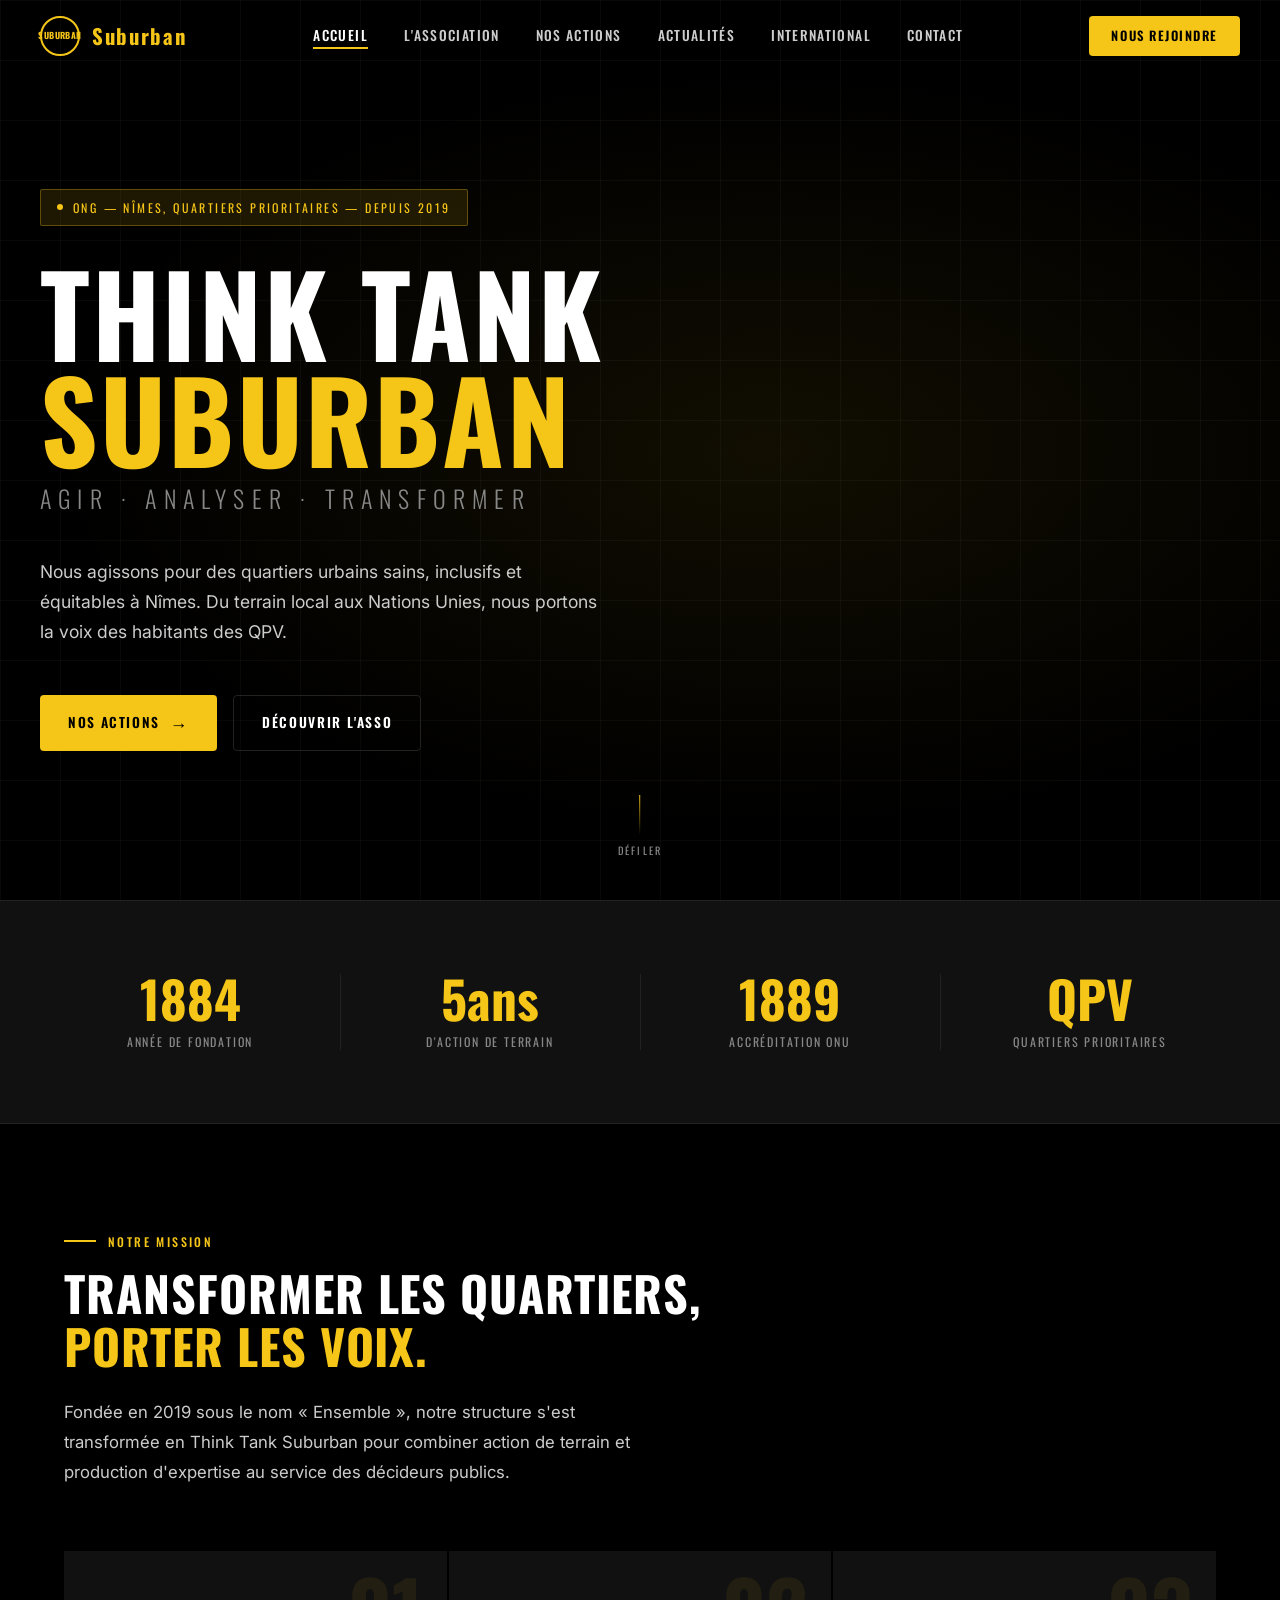
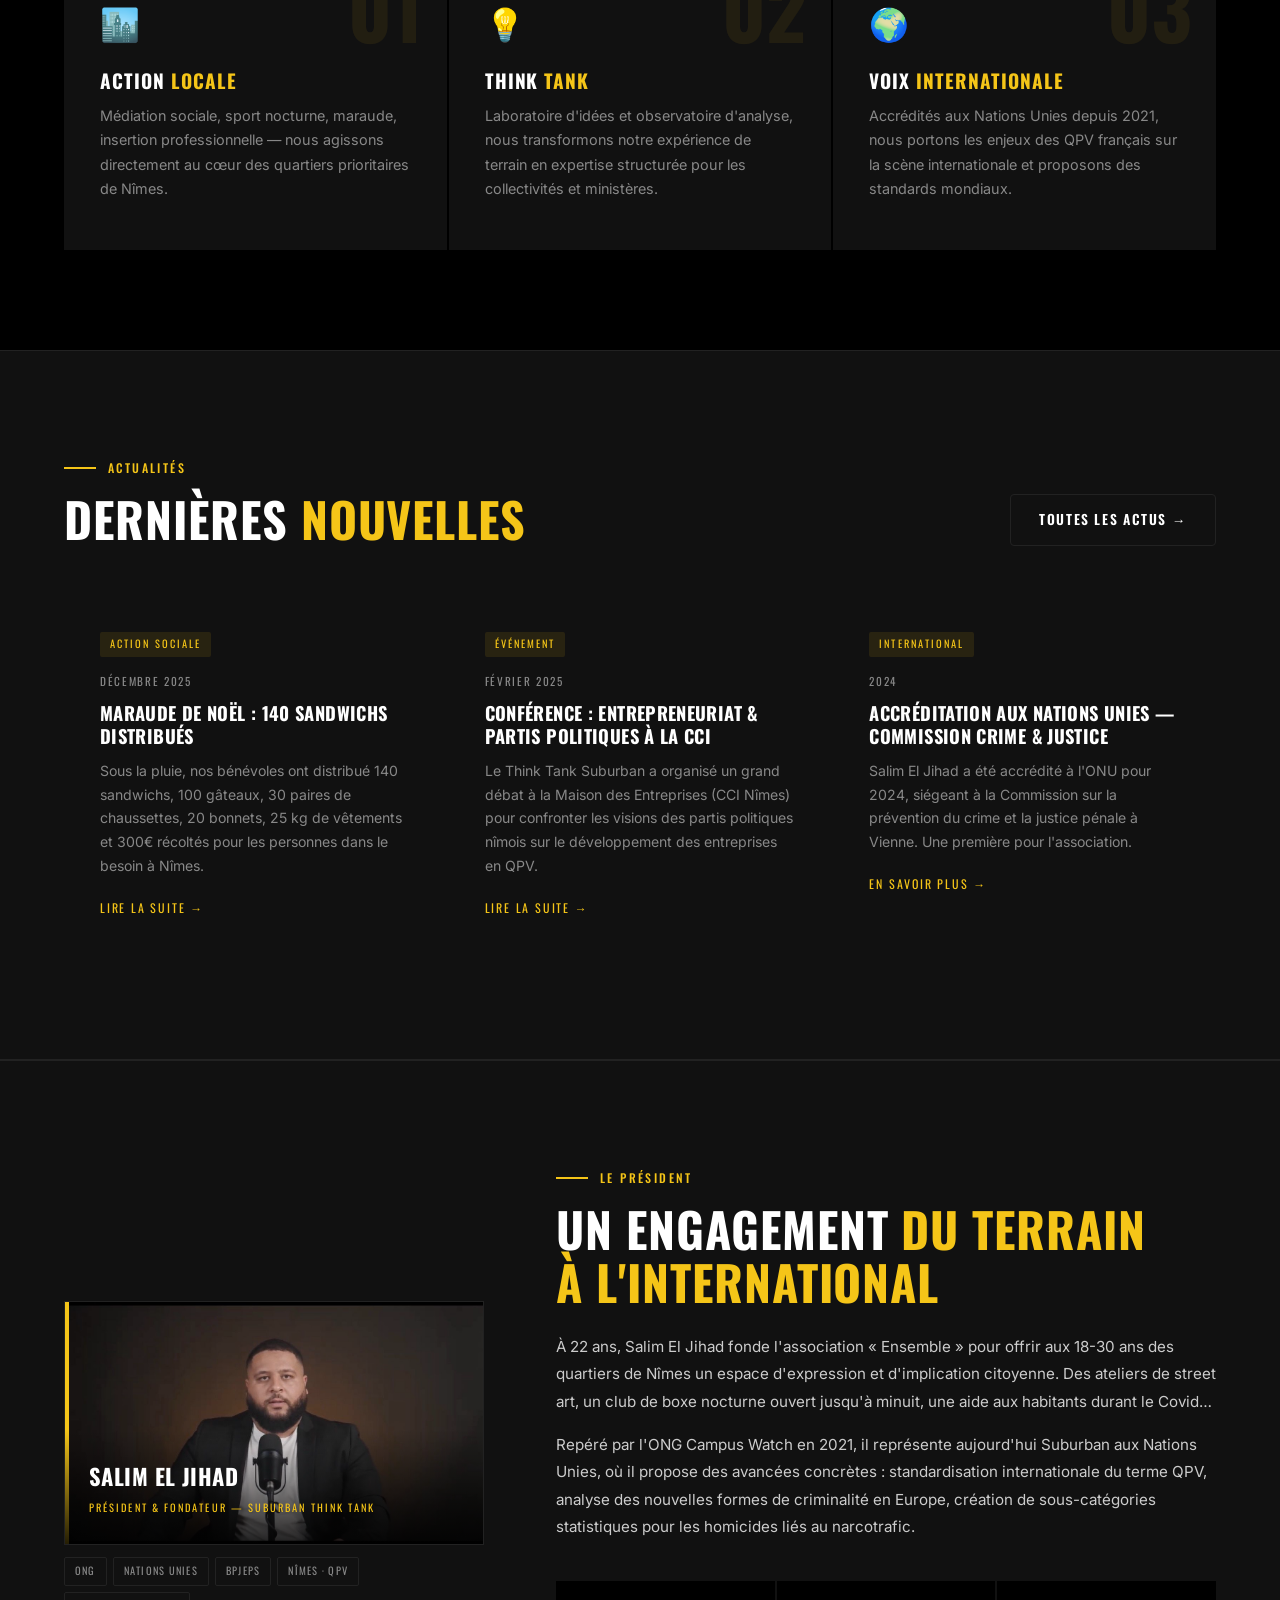
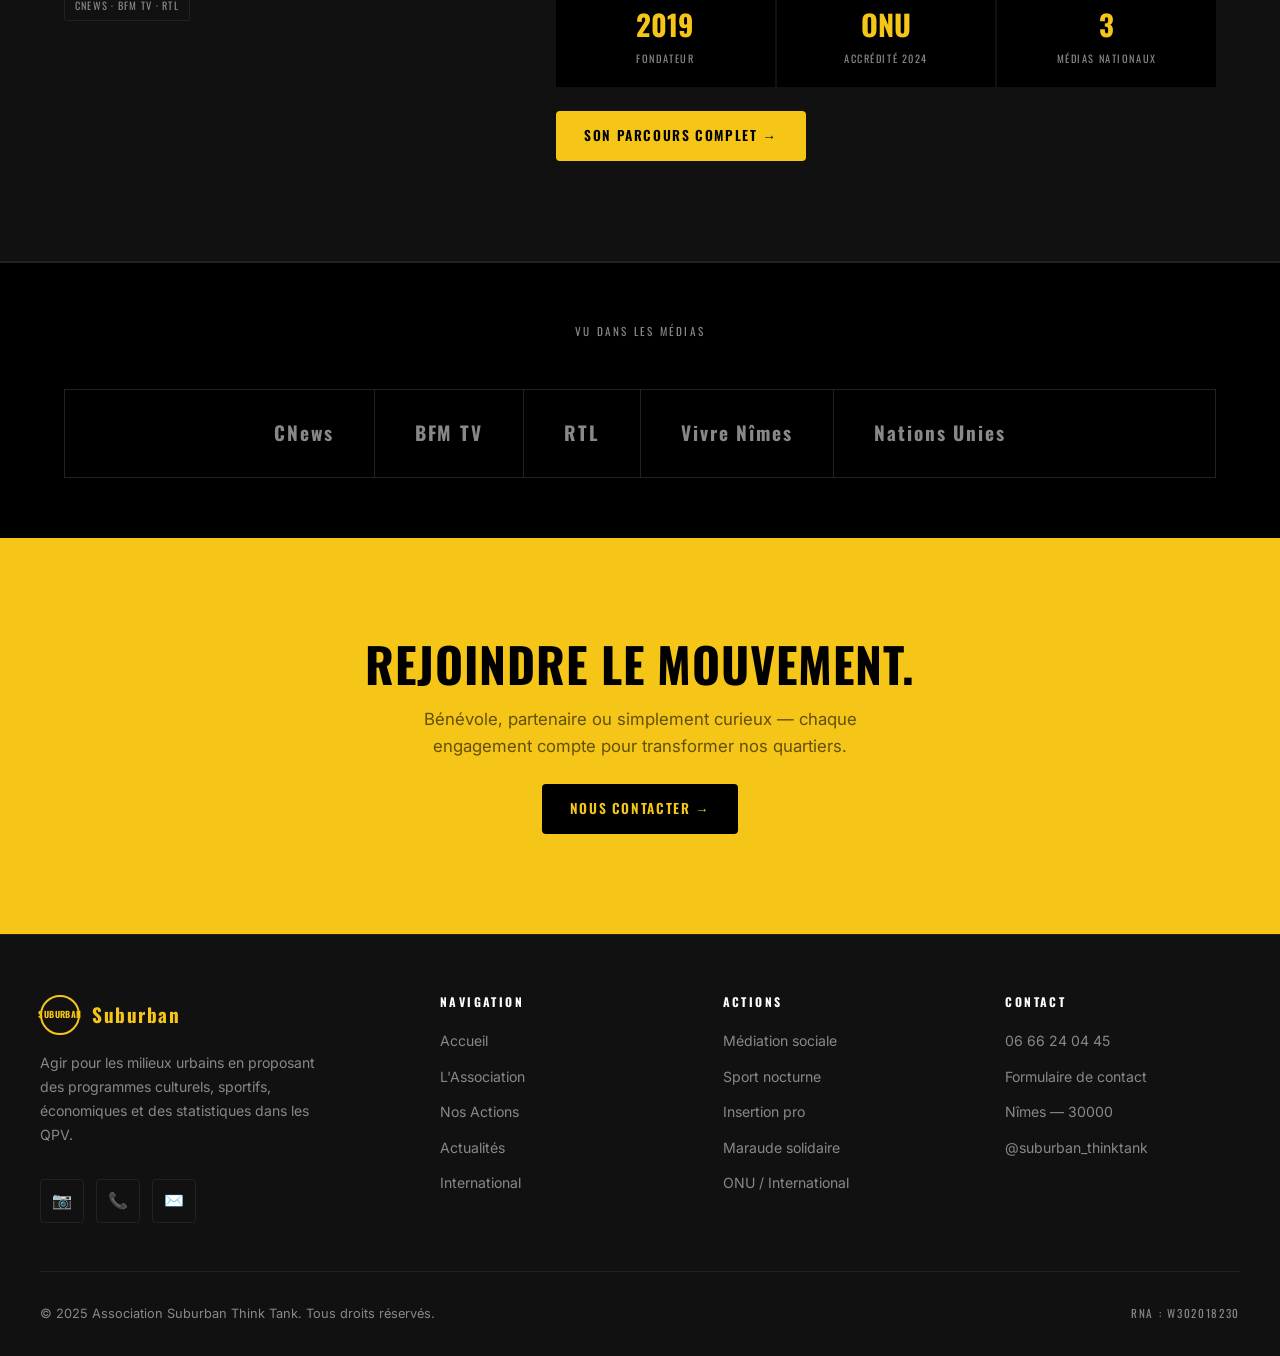
<file: index.html>
<!DOCTYPE html>
<html lang="fr">
<head>
  <meta charset="UTF-8" />
  <meta name="viewport" content="width=device-width, initial-scale=1.0" />
  <title>Suburban Think Tank — Agir pour les quartiers prioritaires</title>
  <meta name="description" content="Association Suburban Think Tank — ONG basée à Nîmes, agissant pour des quartiers urbains sains, inclusifs et équitables depuis 2019." />
  <link rel="stylesheet" href="css/style.css" />
</head>
<body>

<!-- ── NAVBAR ── -->
<nav class="navbar">
  <div class="navbar__inner">
    <a href="index.html" class="navbar__logo">
      <div class="navbar__logo-icon">SUBURBAN</div>
      <span>Sub<span>urban</span></span>
    </a>
    <ul class="navbar__nav">
      <li><a href="index.html" class="active">Accueil</a></li>
      <li><a href="pages/association.html">L'Association</a></li>
      <li><a href="pages/actions.html">Nos Actions</a></li>
      <li><a href="pages/actualites.html">Actualités</a></li>
      <li><a href="pages/international.html">International</a></li>
      <li><a href="pages/contact.html">Contact</a></li>
    </ul>
    <a href="pages/contact.html" class="navbar__cta">Nous rejoindre</a>
    <div class="navbar__burger" id="burger">
      <span></span><span></span><span></span>
    </div>
  </div>
</nav>
<div class="navbar__mobile" id="mobileMenu">
  <a href="index.html">Accueil</a>
  <a href="pages/association.html">L'Association</a>
  <a href="pages/actions.html">Nos Actions</a>
  <a href="pages/actualites.html">Actualités</a>
  <a href="pages/international.html">International</a>
  <a href="pages/contact.html">Contact</a>
  <a href="pages/contact.html" class="cta-mobile">Nous rejoindre</a>
</div>

<!-- ── HERO ── -->
<section class="hero">
  <div class="hero__grid"></div>
  <div class="hero__inner">
    <div class="hero__tag">
      <span class="hero__tag-dot"></span>
      ONG — Nîmes, Quartiers Prioritaires — Depuis 2019
    </div>
    <h1 class="hero__title">
      Think Tank
      <span class="accent">Suburban</span>
    </h1>
    <p class="hero__subtitle-line">Agir · Analyser · Transformer</p>
    <p class="hero__desc">
      Nous agissons pour des quartiers urbains sains, inclusifs et équitables à Nîmes.
      Du terrain local aux Nations Unies, nous portons la voix des habitants des QPV.
    </p>
    <div class="hero__actions">
      <a href="pages/actions.html" class="btn btn--primary">
        Nos actions <span class="btn__arrow">→</span>
      </a>
      <a href="pages/association.html" class="btn btn--outline">
        Découvrir l'asso
      </a>
    </div>
  </div>
  <div class="hero__scroll">
    <div class="hero__scroll-line"></div>
    Défiler
  </div>
</section>

<!-- ── STATS BAR ── -->
<div class="stats-bar">
  <div class="stats-bar__grid">
    <div class="stat-item fade-up">
      <div class="stat-item__number">
        <span data-target="2019" data-suffix="">2019</span>
      </div>
      <div class="stat-item__label">Année de fondation</div>
    </div>
    <div class="stat-item fade-up fade-up-delay-1">
      <div class="stat-item__number">
        <span data-target="6" data-suffix="ans">6ans</span>
      </div>
      <div class="stat-item__label">D'action de terrain</div>
    </div>
    <div class="stat-item fade-up fade-up-delay-2">
      <div class="stat-item__number">
        <span data-target="2024" data-suffix="">2024</span>
      </div>
      <div class="stat-item__label">Accréditation ONU</div>
    </div>
    <div class="stat-item fade-up fade-up-delay-3">
      <div class="stat-item__number">
        <span>QPV</span>
      </div>
      <div class="stat-item__label">Quartiers Prioritaires</div>
    </div>
  </div>
</div>

<!-- ── MISSION ── -->
<section class="section">
  <div class="container">
    <div class="fade-up">
      <span class="section-label">Notre mission</span>
      <h2>Transformer les quartiers,<br /><span class="yellow">porter les voix.</span></h2>
      <p class="mt-24" style="max-width:600px; color:var(--gray-light); font-size:1.05rem; line-height:1.8;">
        Fondée en 2019 sous le nom « Ensemble », notre structure s'est transformée en
        Think Tank Suburban pour combiner action de terrain et production d'expertise
        au service des décideurs publics.
      </p>
    </div>

    <div class="pillars__grid mt-64">
      <div class="pillar fade-up">
        <div class="pillar__number">01</div>
        <div class="pillar__icon">🏙️</div>
        <h3 class="pillar__title">Action <span>Locale</span></h3>
        <p class="pillar__text">
          Médiation sociale, sport nocturne, maraude, insertion professionnelle —
          nous agissons directement au cœur des quartiers prioritaires de Nîmes.
        </p>
      </div>
      <div class="pillar fade-up fade-up-delay-1">
        <div class="pillar__number">02</div>
        <div class="pillar__icon">💡</div>
        <h3 class="pillar__title">Think <span>Tank</span></h3>
        <p class="pillar__text">
          Laboratoire d'idées et observatoire d'analyse, nous transformons notre
          expérience de terrain en expertise structurée pour les collectivités et ministères.
        </p>
      </div>
      <div class="pillar fade-up fade-up-delay-2">
        <div class="pillar__number">03</div>
        <div class="pillar__icon">🌍</div>
        <h3 class="pillar__title">Voix <span>Internationale</span></h3>
        <p class="pillar__text">
          Accrédités aux Nations Unies depuis 2021, nous portons les enjeux des QPV
          français sur la scène internationale et proposons des standards mondiaux.
        </p>
      </div>
    </div>
  </div>
</section>

<!-- ── DERNIÈRES ACTUALITÉS ── -->
<section class="section" style="background: var(--black-card); border-top: 1px solid var(--black-border); border-bottom: 1px solid var(--black-border);">
  <div class="container">
    <div class="fade-up" style="display:flex; justify-content:space-between; align-items:flex-end; flex-wrap:wrap; gap:24px;">
      <div>
        <span class="section-label">Actualités</span>
        <h2>Dernières <span class="yellow">nouvelles</span></h2>
      </div>
      <a href="pages/actualites.html" class="btn btn--outline">Toutes les actus →</a>
    </div>

    <div class="cards-grid mt-48">
      <div class="card fade-up">
        <span class="card__tag">Action sociale</span>
        <div class="card__date">Décembre 2025</div>
        <h3 class="card__title">Maraude de Noël : 140 sandwichs distribués</h3>
        <p class="card__text">
          Sous la pluie, nos bénévoles ont distribué 140 sandwichs, 100 gâteaux,
          30 paires de chaussettes, 20 bonnets, 25 kg de vêtements et 300€ récoltés
          pour les personnes dans le besoin à Nîmes.
        </p>
        <a href="pages/actualites.html" class="card__link">Lire la suite →</a>
      </div>

      <div class="card fade-up fade-up-delay-1">
        <span class="card__tag">Événement</span>
        <div class="card__date">Février 2025</div>
        <h3 class="card__title">Conférence : Entrepreneuriat &amp; Partis politiques à la CCI</h3>
        <p class="card__text">
          Le Think Tank Suburban a organisé un grand débat à la Maison des Entreprises
          (CCI Nîmes) pour confronter les visions des partis politiques nîmois sur
          le développement des entreprises en QPV.
        </p>
        <a href="pages/actualites.html" class="card__link">Lire la suite →</a>
      </div>

      <div class="card fade-up fade-up-delay-2">
        <span class="card__tag">International</span>
        <div class="card__date">2024</div>
        <h3 class="card__title">Accréditation aux Nations Unies — Commission Crime &amp; Justice</h3>
        <p class="card__text">
          Salim El Jihad a été accrédité à l'ONU pour 2024, siégeant à la Commission
          sur la prévention du crime et la justice pénale à Vienne. Une première
          pour l'association.
        </p>
        <a href="pages/international.html" class="card__link">En savoir plus →</a>
      </div>
    </div>
  </div>
</section>

<!-- ── PRÉSIDENT ── -->
<section class="section" style="background:var(--black-card); border-top:1px solid var(--black-border); border-bottom:1px solid var(--black-border);">
  <div class="container">
    <div class="home-president-grid" style="display:grid; grid-template-columns:420px 1fr; gap:72px; align-items:center;">

      <!-- Photo portrait -->
      <div class="fade-up" style="position:relative;">
        <div style="position:relative; overflow:hidden; border:1px solid var(--black-border);">
          <img
            src="assets/images/1767211552839.jpeg"
            alt="Salim El Jihad — Président Suburban Think Tank"
            style="width:100%; display:block; object-fit:cover; object-position:center top; filter:grayscale(15%);"
          />
          <!-- Bande jaune décorative -->
          <div style="position:absolute; top:0; left:0; width:4px; height:100%; background:var(--yellow);"></div>
          <!-- Overlay bas -->
          <div style="position:absolute; bottom:0; left:0; right:0; padding:28px 24px; background:linear-gradient(to top, rgba(0,0,0,0.85) 0%, transparent 100%);">
            <div style="font-family:var(--font-heading); font-size:1.4rem; font-weight:700; text-transform:uppercase; color:var(--white); letter-spacing:0.02em;">Salim El Jihad</div>
            <div style="font-family:var(--font-heading); font-size:0.65rem; letter-spacing:0.2em; text-transform:uppercase; color:var(--yellow); margin-top:6px;">Président &amp; Fondateur — Suburban Think Tank</div>
          </div>
        </div>
        <!-- Tags flottants sous la photo -->
        <div style="display:flex; flex-wrap:wrap; gap:6px; margin-top:12px;">
          <span class="president-card__tag">ONG</span>
          <span class="president-card__tag">Nations Unies</span>
          <span class="president-card__tag">BPJEPS</span>
          <span class="president-card__tag">Nîmes · QPV</span>
          <span class="president-card__tag">CNews · BFM TV · RTL</span>
        </div>
      </div>

      <!-- Texte -->
      <div class="fade-up fade-up-delay-1">
        <span class="section-label">Le Président</span>
        <h2>Un engagement <span class="yellow">du terrain<br />à l'international</span></h2>
        <div class="mt-24" style="color:var(--gray-light); font-size:0.95rem; line-height:1.8;">
          <p>
            À 22 ans, Salim El Jihad fonde l'association « Ensemble » pour offrir aux
            18-30 ans des quartiers de Nîmes un espace d'expression et d'implication
            citoyenne. Des ateliers de street art, un club de boxe nocturne ouvert jusqu'à minuit,
            une aide aux habitants durant le Covid…
          </p>
          <p class="mt-16">
            Repéré par l'ONG Campus Watch en 2021, il représente aujourd'hui Suburban
            aux Nations Unies, où il propose des avancées concrètes : standardisation
            internationale du terme QPV, analyse des nouvelles formes de criminalité
            en Europe, création de sous-catégories statistiques pour les homicides liés
            au narcotrafic.
          </p>
        </div>
        <!-- Stats rapides -->
        <div style="display:grid; grid-template-columns:repeat(3,1fr); gap:2px; margin-top:40px;">
          <div style="background:var(--black); padding:20px; text-align:center;">
            <div style="font-family:var(--font-heading); font-size:1.8rem; font-weight:700; color:var(--yellow);">2019</div>
            <div style="font-family:var(--font-heading); font-size:0.65rem; letter-spacing:0.15em; text-transform:uppercase; color:var(--gray); margin-top:4px;">Fondateur</div>
          </div>
          <div style="background:var(--black); padding:20px; text-align:center;">
            <div style="font-family:var(--font-heading); font-size:1.8rem; font-weight:700; color:var(--yellow);">ONU</div>
            <div style="font-family:var(--font-heading); font-size:0.65rem; letter-spacing:0.15em; text-transform:uppercase; color:var(--gray); margin-top:4px;">Accrédité 2024</div>
          </div>
          <div style="background:var(--black); padding:20px; text-align:center;">
            <div style="font-family:var(--font-heading); font-size:1.8rem; font-weight:700; color:var(--yellow);">3</div>
            <div style="font-family:var(--font-heading); font-size:0.65rem; letter-spacing:0.15em; text-transform:uppercase; color:var(--gray); margin-top:4px;">Médias nationaux</div>
          </div>
        </div>
        <a href="pages/association.html" class="btn btn--primary mt-24">
          Son parcours complet →
        </a>
      </div>

    </div>
  </div>
</section>

<!-- ── PRESSE ── -->
<section class="section--small" style="border-top: 1px solid var(--black-border);">
  <div class="container">
    <p class="text-center fade-up" style="font-family: var(--font-heading); font-size: 0.7rem; letter-spacing: 0.2em; text-transform: uppercase; color: var(--gray); margin-bottom: 0;">Vu dans les médias</p>
    <div class="press-grid fade-up fade-up-delay-1">
      <div class="press-item">CNews</div>
      <div class="press-item">BFM TV</div>
      <div class="press-item">RTL</div>
      <div class="press-item">Vivre Nîmes</div>
      <div class="press-item">Nations Unies</div>
    </div>
  </div>
</section>

<!-- ── CTA CONTACT ── -->
<section class="section" style="background: var(--yellow);">
  <div class="container text-center">
    <h2 style="color: var(--black);">Rejoindre le mouvement.</h2>
    <p class="mt-16" style="color: rgba(0,0,0,0.6); font-size: 1.05rem; max-width: 500px; margin: 16px auto 0;">
      Bénévole, partenaire ou simplement curieux — chaque engagement compte pour transformer nos quartiers.
    </p>
    <div class="mt-24">
      <a href="pages/contact.html" class="btn" style="background:var(--black); color:var(--yellow);">
        Nous contacter →
      </a>
    </div>
  </div>
</section>

<!-- ── FOOTER ── -->
<footer class="footer">
  <div class="footer__inner">
    <div class="footer__brand">
      <div class="navbar__logo" style="margin-bottom:0;">
        <div class="navbar__logo-icon">SUBURBAN</div>
        <span style="font-family:var(--font-heading);font-size:1.2rem;font-weight:700;letter-spacing:0.08em;">Sub<span style="color:var(--yellow);">urban</span></span>
      </div>
      <p>Agir pour les milieux urbains en proposant des programmes culturels, sportifs, économiques et des statistiques dans les QPV.</p>
      <div class="social-links">
        <a href="https://www.instagram.com/suburban_thinktank" target="_blank" rel="noopener" class="social-link" title="Instagram">📷</a>
        <a href="tel:+33666240445" class="social-link" title="Téléphone">📞</a>
        <a href="pages/contact.html" class="social-link" title="Email">✉️</a>
      </div>
    </div>
    <div class="footer__col">
      <h4>Navigation</h4>
      <ul>
        <li><a href="index.html">Accueil</a></li>
        <li><a href="pages/association.html">L'Association</a></li>
        <li><a href="pages/actions.html">Nos Actions</a></li>
        <li><a href="pages/actualites.html">Actualités</a></li>
        <li><a href="pages/international.html">International</a></li>
      </ul>
    </div>
    <div class="footer__col">
      <h4>Actions</h4>
      <ul>
        <li><a href="pages/actions.html#mediation">Médiation sociale</a></li>
        <li><a href="pages/actions.html#sport">Sport nocturne</a></li>
        <li><a href="pages/actions.html#insertion">Insertion pro</a></li>
        <li><a href="pages/actions.html#maraude">Maraude solidaire</a></li>
        <li><a href="pages/international.html">ONU / International</a></li>
      </ul>
    </div>
    <div class="footer__col">
      <h4>Contact</h4>
      <ul>
        <li><a href="tel:+33666240445">06 66 24 04 45</a></li>
        <li><a href="pages/contact.html">Formulaire de contact</a></li>
        <li><a href="#">Nîmes — 30000</a></li>
        <li><a href="https://www.instagram.com/suburban_thinktank" target="_blank" rel="noopener">@suburban_thinktank</a></li>
      </ul>
    </div>
  </div>
  <div class="footer__bottom">
    <p class="footer__copy">© 2025 Association Suburban Think Tank. Tous droits réservés.</p>
    <p class="footer__rna">RNA : W302018230</p>
  </div>
</footer>

<script src="js/main.js"></script>
</body>
</html>
</file>
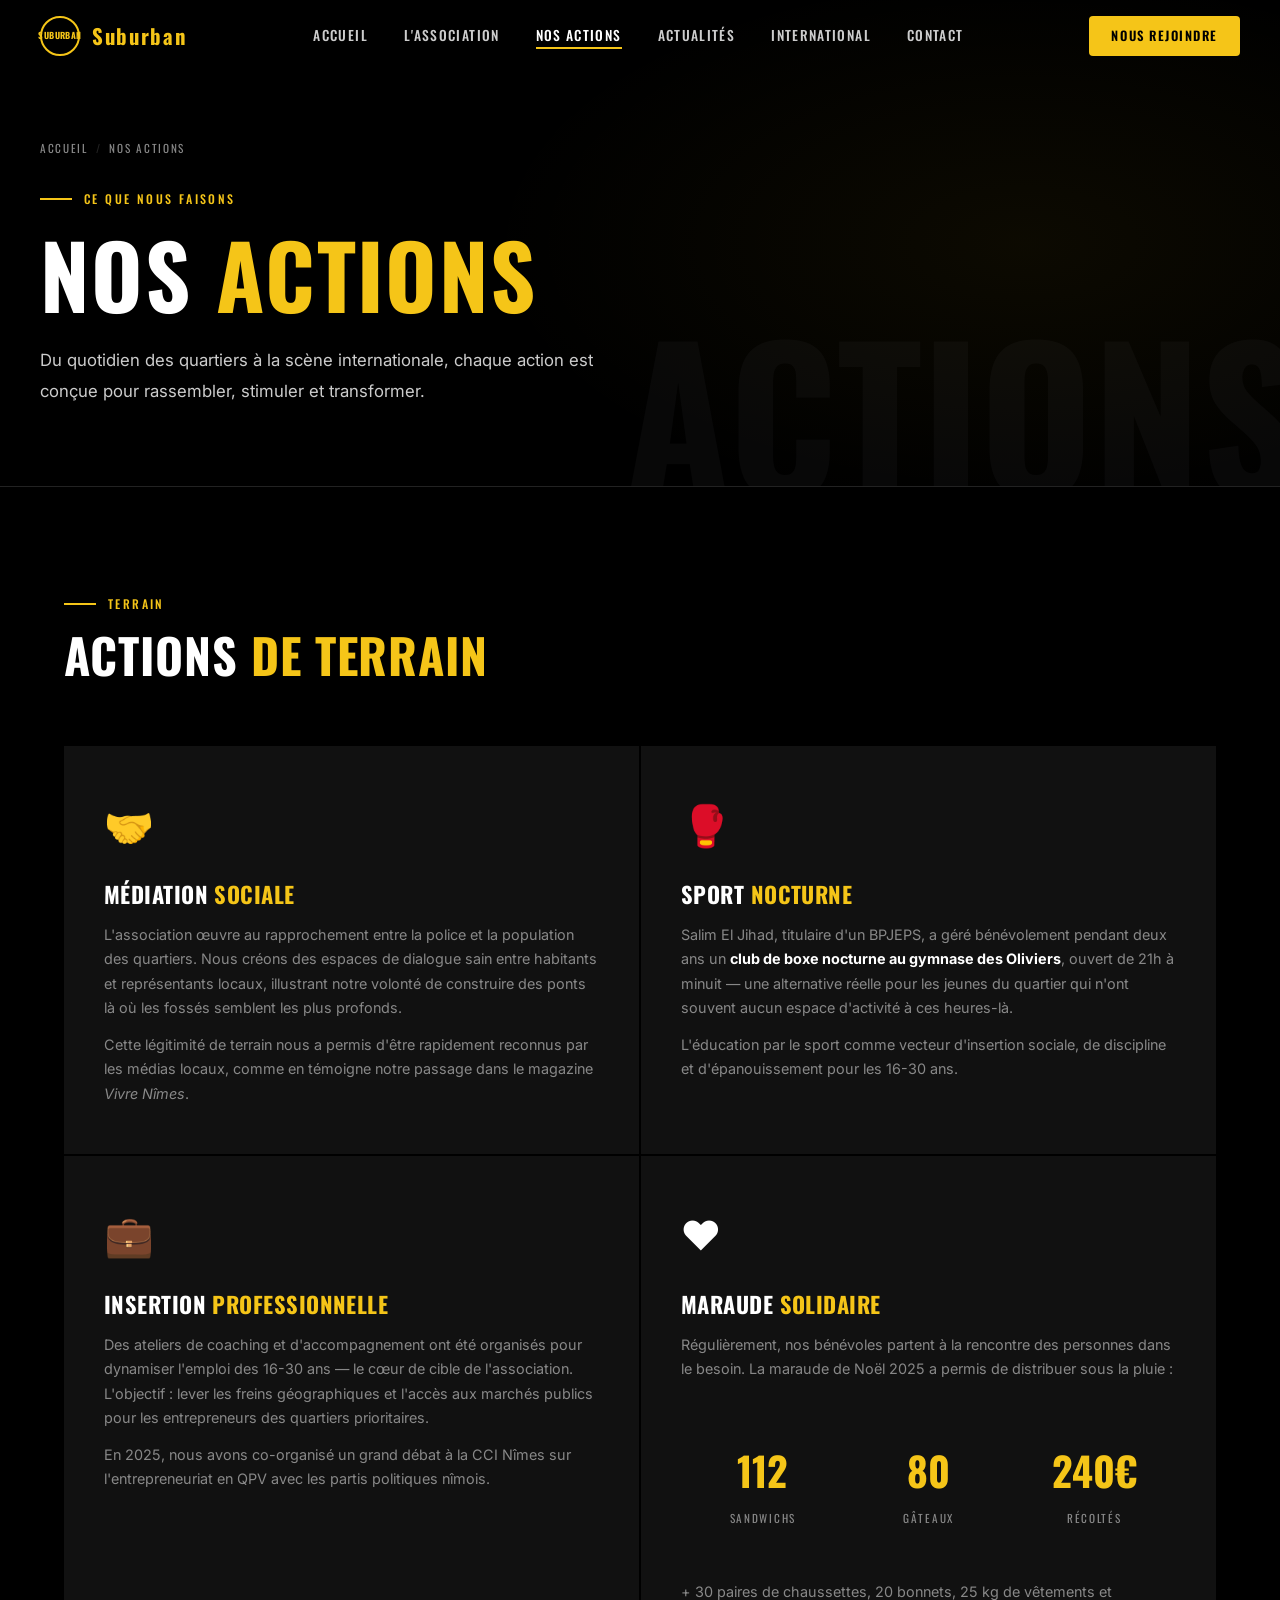
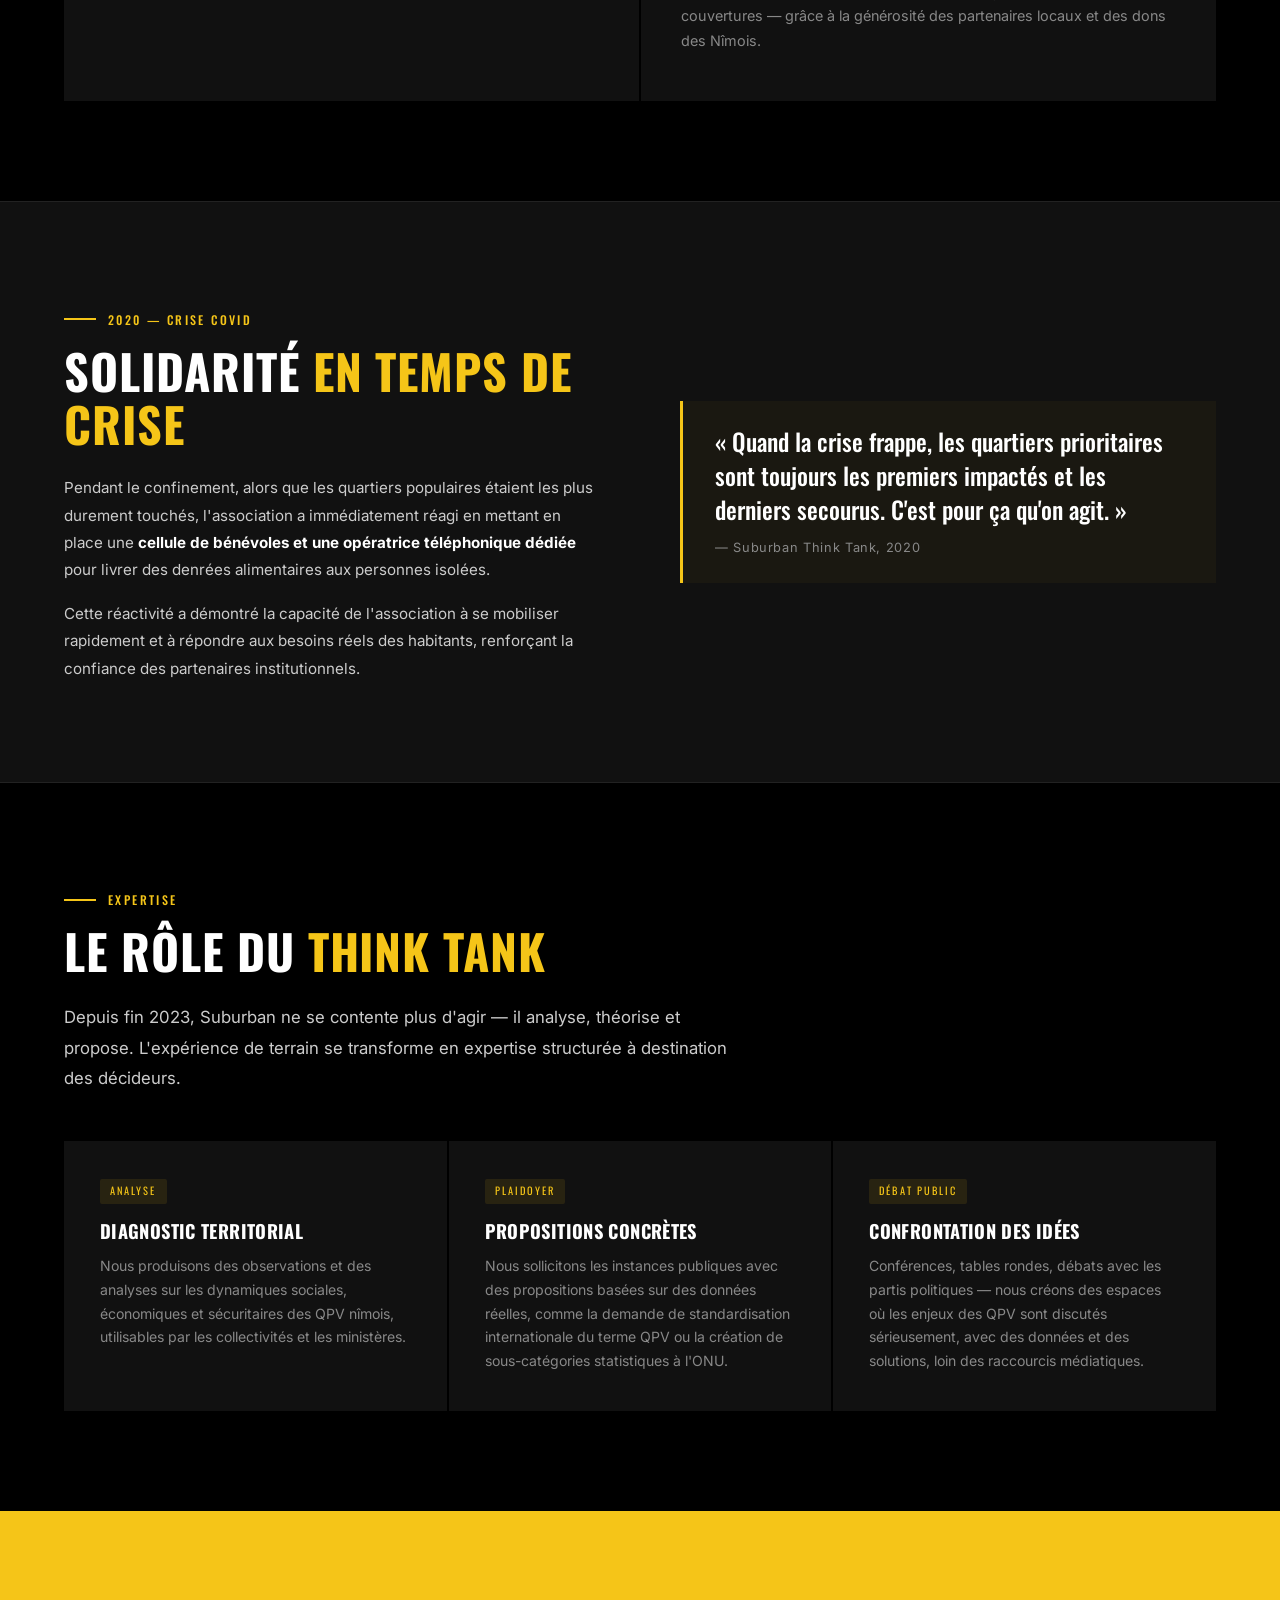
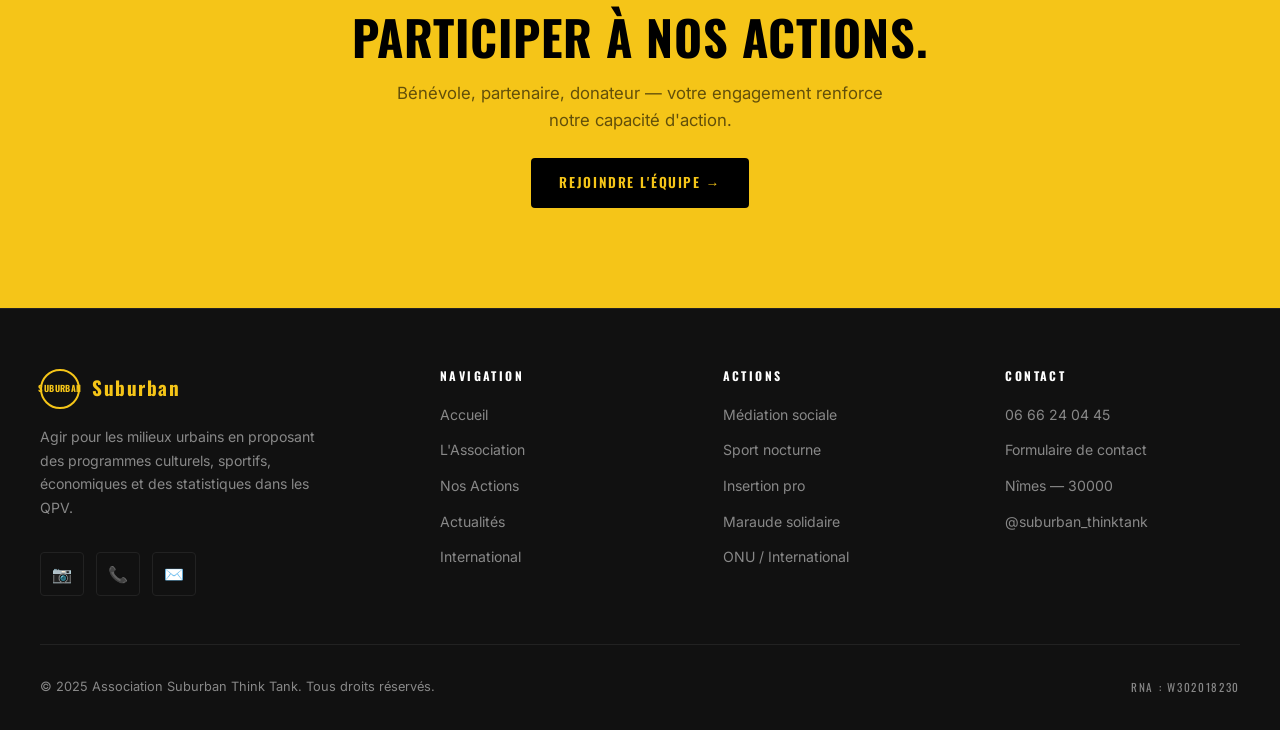
<file: pages/actions.html>
<!DOCTYPE html>
<html lang="fr">
<head>
  <meta charset="UTF-8" />
  <meta name="viewport" content="width=device-width, initial-scale=1.0" />
  <title>Nos Actions — Suburban Think Tank</title>
  <meta name="description" content="Médiation sociale, sport nocturne, maraude, insertion professionnelle — découvrez toutes les actions de terrain de l'association Suburban Think Tank à Nîmes." />
  <link rel="stylesheet" href="../css/style.css" />
</head>
<body>

<!-- ── NAVBAR ── -->
<nav class="navbar">
  <div class="navbar__inner">
    <a href="../index.html" class="navbar__logo">
      <div class="navbar__logo-icon">SUBURBAN</div>
      <span>Sub<span>urban</span></span>
    </a>
    <ul class="navbar__nav">
      <li><a href="../index.html">Accueil</a></li>
      <li><a href="association.html">L'Association</a></li>
      <li><a href="actions.html" class="active">Nos Actions</a></li>
      <li><a href="actualites.html">Actualités</a></li>
      <li><a href="international.html">International</a></li>
      <li><a href="contact.html">Contact</a></li>
    </ul>
    <a href="contact.html" class="navbar__cta">Nous rejoindre</a>
    <div class="navbar__burger" id="burger">
      <span></span><span></span><span></span>
    </div>
  </div>
</nav>
<div class="navbar__mobile" id="mobileMenu">
  <a href="../index.html">Accueil</a>
  <a href="association.html">L'Association</a>
  <a href="actions.html">Nos Actions</a>
  <a href="actualites.html">Actualités</a>
  <a href="international.html">International</a>
  <a href="contact.html">Contact</a>
  <a href="contact.html" class="cta-mobile">Nous rejoindre</a>
</div>

<!-- ── PAGE HERO ── -->
<section class="page-hero">
  <div class="page-hero__bg-text">Actions</div>
  <div class="page-hero__inner">
    <div class="breadcrumb">
      <a href="../index.html">Accueil</a>
      <span class="breadcrumb__sep">/</span>
      <span>Nos Actions</span>
    </div>
    <span class="section-label">Ce que nous faisons</span>
    <h1>Nos <span class="yellow">Actions</span></h1>
    <p class="mt-24" style="max-width:560px; color:var(--gray-light); font-size:1.05rem; line-height:1.8;">
      Du quotidien des quartiers à la scène internationale, chaque action est
      conçue pour rassembler, stimuler et transformer.
    </p>
  </div>
</section>

<!-- ── ACTIONS PRINCIPALES ── -->
<section class="section">
  <div class="container">
    <span class="section-label fade-up">Terrain</span>
    <h2 class="fade-up">Actions <span class="yellow">de terrain</span></h2>

    <div class="actions-grid">

      <div class="action-card fade-up" id="mediation">
        <div class="action-card__accent"></div>
        <div class="action-card__icon">🤝</div>
        <h3 class="action-card__title">Médiation <span>Sociale</span></h3>
        <p class="action-card__text">
          L'association œuvre au rapprochement entre la police et la population des quartiers.
          Nous créons des espaces de dialogue sain entre habitants et représentants locaux,
          illustrant notre volonté de construire des ponts là où les fossés semblent les plus profonds.
        </p>
        <p class="action-card__text" style="margin-top:12px;">
          Cette légitimité de terrain nous a permis d'être rapidement reconnus par les médias locaux,
          comme en témoigne notre passage dans le magazine <em>Vivre Nîmes</em>.
        </p>
      </div>

      <div class="action-card fade-up fade-up-delay-1" id="sport">
        <div class="action-card__accent"></div>
        <div class="action-card__icon">🥊</div>
        <h3 class="action-card__title">Sport <span>Nocturne</span></h3>
        <p class="action-card__text">
          Salim El Jihad, titulaire d'un BPJEPS, a géré bénévolement pendant deux ans
          un <strong style="color:var(--white);">club de boxe nocturne au gymnase des Oliviers</strong>,
          ouvert de 21h à minuit — une alternative réelle pour les jeunes du quartier
          qui n'ont souvent aucun espace d'activité à ces heures-là.
        </p>
        <p class="action-card__text" style="margin-top:12px;">
          L'éducation par le sport comme vecteur d'insertion sociale, de discipline
          et d'épanouissement pour les 16-30 ans.
        </p>
      </div>

      <div class="action-card fade-up" id="insertion">
        <div class="action-card__accent"></div>
        <div class="action-card__icon">💼</div>
        <h3 class="action-card__title">Insertion <span>Professionnelle</span></h3>
        <p class="action-card__text">
          Des ateliers de coaching et d'accompagnement ont été organisés pour dynamiser
          l'emploi des 16-30 ans — le cœur de cible de l'association. L'objectif :
          lever les freins géographiques et l'accès aux marchés publics pour les entrepreneurs
          des quartiers prioritaires.
        </p>
        <p class="action-card__text" style="margin-top:12px;">
          En 2025, nous avons co-organisé un grand débat à la CCI Nîmes sur l'entrepreneuriat
          en QPV avec les partis politiques nîmois.
        </p>
      </div>

      <div class="action-card fade-up fade-up-delay-1" id="maraude">
        <div class="action-card__accent"></div>
        <div class="action-card__icon">❤️</div>
        <h3 class="action-card__title">Maraude <span>Solidaire</span></h3>
        <p class="action-card__text">
          Régulièrement, nos bénévoles partent à la rencontre des personnes dans le besoin.
          La maraude de Noël 2025 a permis de distribuer sous la pluie :
        </p>
        <div class="maraude-grid" style="margin-top:20px; grid-template-columns:repeat(3,1fr);">
          <div class="maraude-item">
            <div class="maraude-item__number" data-target="140">0</div>
            <div class="maraude-item__label">Sandwichs</div>
          </div>
          <div class="maraude-item">
            <div class="maraude-item__number" data-target="100">0</div>
            <div class="maraude-item__label">Gâteaux</div>
          </div>
          <div class="maraude-item">
            <div class="maraude-item__number" data-target="300" data-suffix="€">0€</div>
            <div class="maraude-item__label">Récoltés</div>
          </div>
        </div>
        <p class="action-card__text" style="margin-top:16px;">
          + 30 paires de chaussettes, 20 bonnets, 25 kg de vêtements et couvertures —
          grâce à la générosité des partenaires locaux et des dons des Nîmois.
        </p>
      </div>

    </div>
  </div>
</section>

<!-- ── COVID ── -->
<section class="section" style="background:var(--black-card); border-top:1px solid var(--black-border); border-bottom:1px solid var(--black-border);">
  <div class="container">
    <div style="display:grid; grid-template-columns:1fr 1fr; gap:80px; align-items:center;">
      <div class="fade-up">
        <span class="section-label">2020 — Crise Covid</span>
        <h2>Solidarité <span class="yellow">en temps de crise</span></h2>
        <p class="mt-24" style="color:var(--gray-light); line-height:1.8; font-size:0.95rem;">
          Pendant le confinement, alors que les quartiers populaires étaient les plus durement touchés,
          l'association a immédiatement réagi en mettant en place une <strong style="color:var(--white);">cellule
          de bénévoles et une opératrice téléphonique dédiée</strong> pour livrer des denrées
          alimentaires aux personnes isolées.
        </p>
        <p class="mt-16" style="color:var(--gray-light); line-height:1.8; font-size:0.95rem;">
          Cette réactivité a démontré la capacité de l'association à se mobiliser rapidement
          et à répondre aux besoins réels des habitants, renforçant la confiance
          des partenaires institutionnels.
        </p>
      </div>
      <div class="fade-up fade-up-delay-1">
        <div class="quote-block">
          <p>
            « Quand la crise frappe, les quartiers prioritaires sont toujours les premiers
            impactés et les derniers secourus. C'est pour ça qu'on agit. »
          </p>
          <cite>— Suburban Think Tank, 2020</cite>
        </div>
      </div>
    </div>
  </div>
</section>

<!-- ── THINK TANK ── -->
<section class="section">
  <div class="container">
    <span class="section-label fade-up">Expertise</span>
    <h2 class="fade-up">Le rôle du <span class="yellow">Think Tank</span></h2>
    <p class="mt-24 fade-up" style="max-width:680px; color:var(--gray-light); font-size:1.05rem; line-height:1.8;">
      Depuis fin 2023, Suburban ne se contente plus d'agir — il analyse, théorise
      et propose. L'expérience de terrain se transforme en expertise structurée
      à destination des décideurs.
    </p>

    <div class="cards-grid mt-48">
      <div class="card fade-up">
        <span class="card__tag">Analyse</span>
        <h3 class="card__title">Diagnostic territorial</h3>
        <p class="card__text">
          Nous produisons des observations et des analyses sur les dynamiques sociales,
          économiques et sécuritaires des QPV nîmois, utilisables par les collectivités
          et les ministères.
        </p>
      </div>
      <div class="card fade-up fade-up-delay-1">
        <span class="card__tag">Plaidoyer</span>
        <h3 class="card__title">Propositions concrètes</h3>
        <p class="card__text">
          Nous sollicitons les instances publiques avec des propositions basées sur des données
          réelles, comme la demande de standardisation internationale du terme QPV ou la création
          de sous-catégories statistiques à l'ONU.
        </p>
      </div>
      <div class="card fade-up fade-up-delay-2">
        <span class="card__tag">Débat public</span>
        <h3 class="card__title">Confrontation des idées</h3>
        <p class="card__text">
          Conférences, tables rondes, débats avec les partis politiques — nous créons des espaces
          où les enjeux des QPV sont discutés sérieusement, avec des données et des solutions,
          loin des raccourcis médiatiques.
        </p>
      </div>
    </div>
  </div>
</section>

<!-- ── CTA ── -->
<section class="section" style="background:var(--yellow);">
  <div class="container text-center">
    <h2 style="color:var(--black);">Participer à nos actions.</h2>
    <p class="mt-16" style="color:rgba(0,0,0,0.6); font-size:1.05rem; max-width:500px; margin:16px auto 0;">
      Bénévole, partenaire, donateur — votre engagement renforce notre capacité d'action.
    </p>
    <div class="mt-24">
      <a href="contact.html" class="btn" style="background:var(--black); color:var(--yellow);">
        Rejoindre l'équipe →
      </a>
    </div>
  </div>
</section>

<!-- ── FOOTER ── -->
<footer class="footer">
  <div class="footer__inner">
    <div class="footer__brand">
      <div class="navbar__logo" style="margin-bottom:0;">
        <div class="navbar__logo-icon">SUBURBAN</div>
        <span style="font-family:var(--font-heading);font-size:1.2rem;font-weight:700;letter-spacing:0.08em;">Sub<span style="color:var(--yellow);">urban</span></span>
      </div>
      <p>Agir pour les milieux urbains en proposant des programmes culturels, sportifs, économiques et des statistiques dans les QPV.</p>
      <div class="social-links">
        <a href="https://www.instagram.com/suburban_thinktank" target="_blank" rel="noopener" class="social-link" title="Instagram">📷</a>
        <a href="tel:+33666240445" class="social-link" title="Téléphone">📞</a>
        <a href="contact.html" class="social-link" title="Email">✉️</a>
      </div>
    </div>
    <div class="footer__col">
      <h4>Navigation</h4>
      <ul>
        <li><a href="../index.html">Accueil</a></li>
        <li><a href="association.html">L'Association</a></li>
        <li><a href="actions.html">Nos Actions</a></li>
        <li><a href="actualites.html">Actualités</a></li>
        <li><a href="international.html">International</a></li>
      </ul>
    </div>
    <div class="footer__col">
      <h4>Actions</h4>
      <ul>
        <li><a href="#mediation">Médiation sociale</a></li>
        <li><a href="#sport">Sport nocturne</a></li>
        <li><a href="#insertion">Insertion pro</a></li>
        <li><a href="#maraude">Maraude solidaire</a></li>
        <li><a href="international.html">ONU / International</a></li>
      </ul>
    </div>
    <div class="footer__col">
      <h4>Contact</h4>
      <ul>
        <li><a href="tel:+33666240445">06 66 24 04 45</a></li>
        <li><a href="contact.html">Formulaire de contact</a></li>
        <li><a href="#">Nîmes — 30000</a></li>
        <li><a href="https://www.instagram.com/suburban_thinktank" target="_blank" rel="noopener">@suburban_thinktank</a></li>
      </ul>
    </div>
  </div>
  <div class="footer__bottom">
    <p class="footer__copy">© 2025 Association Suburban Think Tank. Tous droits réservés.</p>
    <p class="footer__rna">RNA : W302018230</p>
  </div>
</footer>

<script src="../js/main.js"></script>
</body>
</html>
</file>
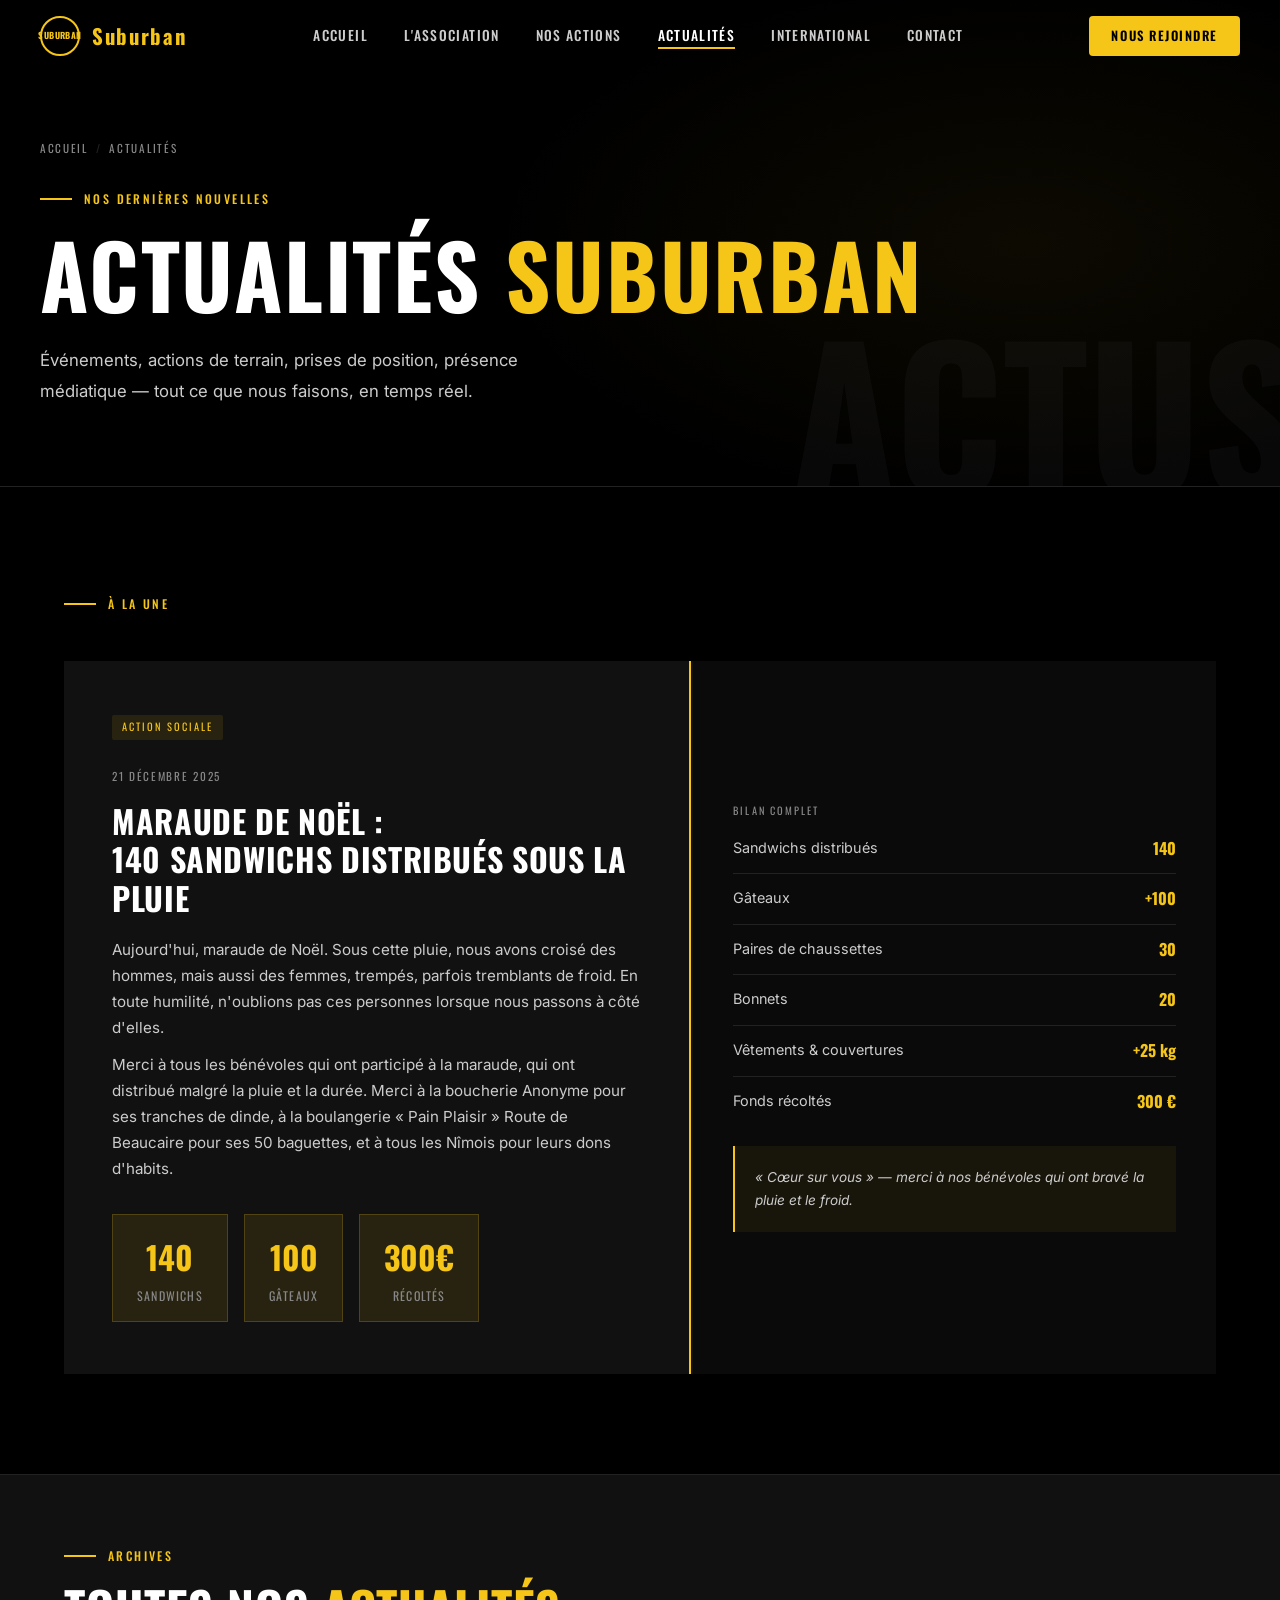
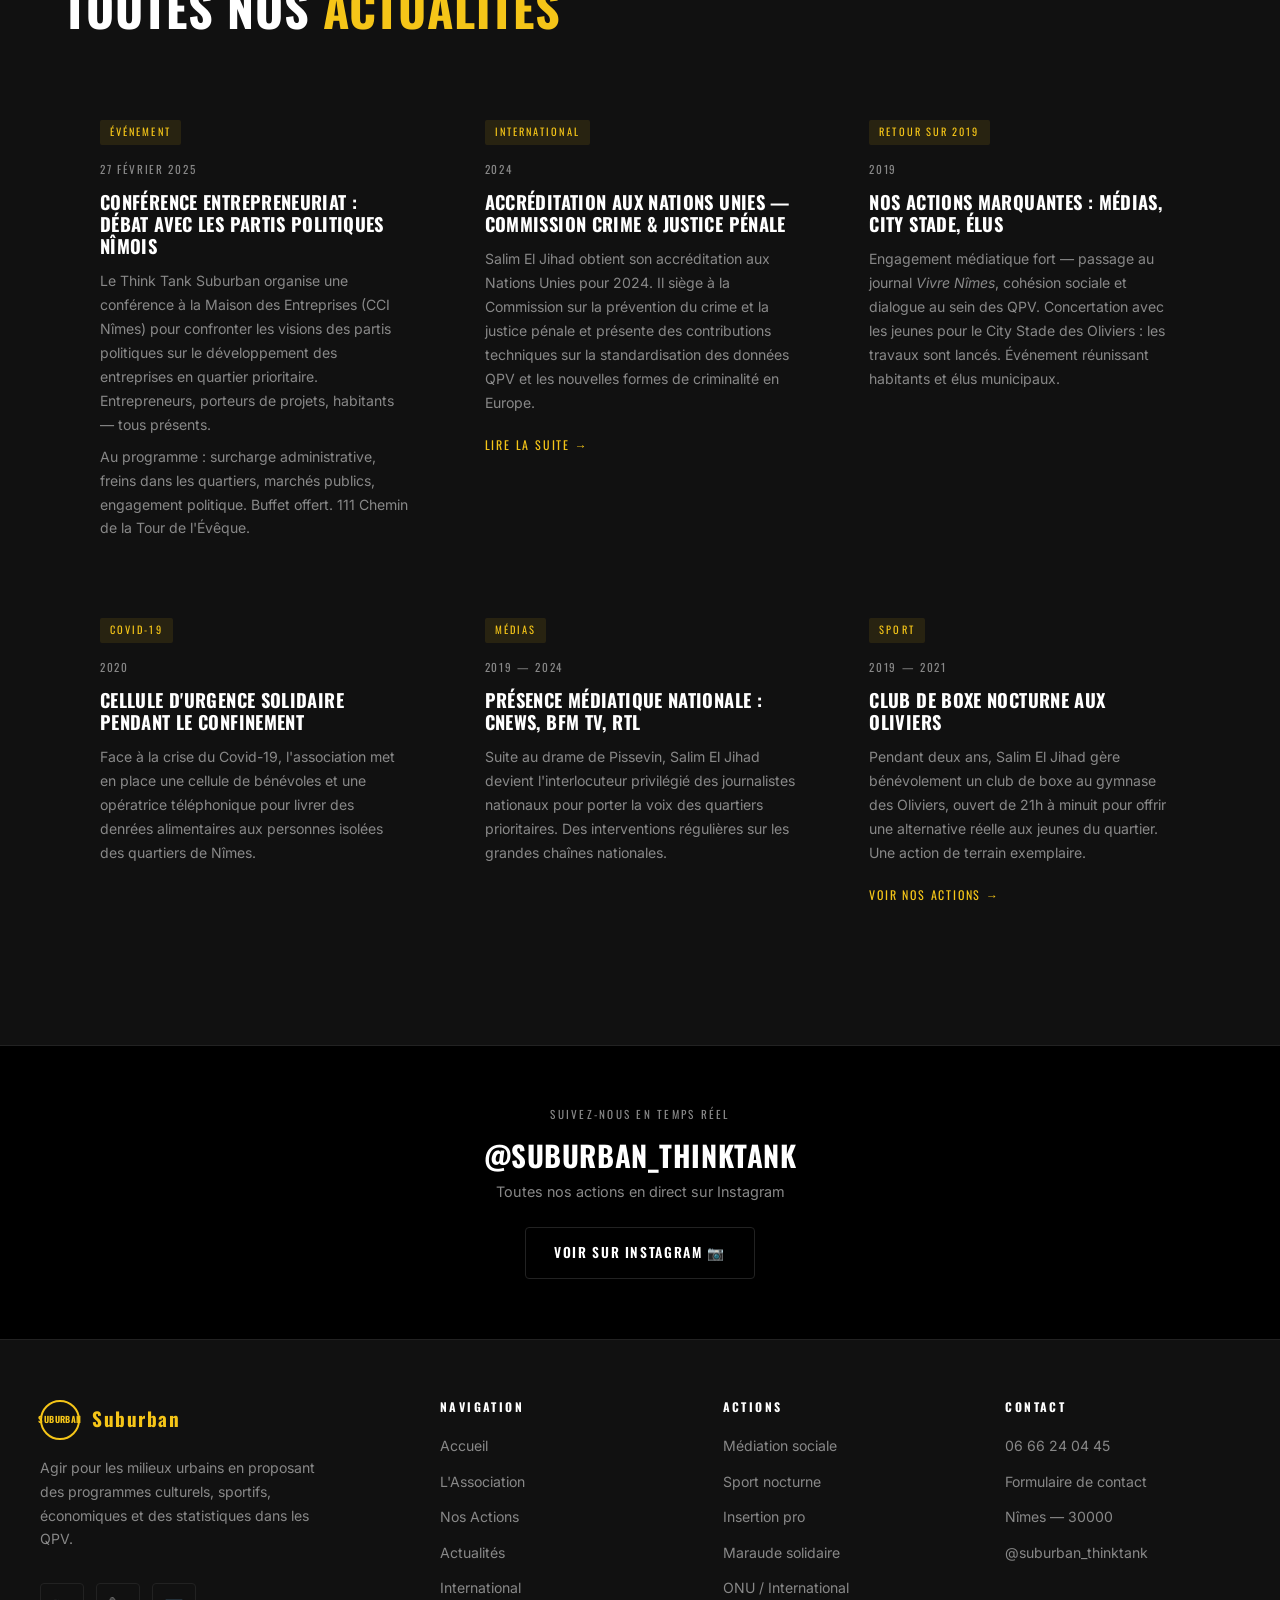
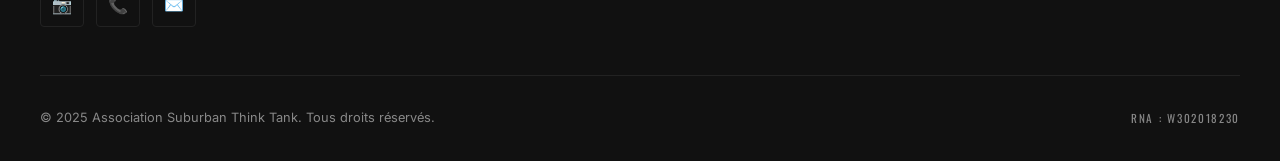
<file: pages/actualites.html>
<!DOCTYPE html>
<html lang="fr">
<head>
  <meta charset="UTF-8" />
  <meta name="viewport" content="width=device-width, initial-scale=1.0" />
  <title>Actualités — Suburban Think Tank</title>
  <meta name="description" content="Suivez toutes les actualités de l'association Suburban Think Tank : événements, actions de terrain, prises de position et présence médiatique." />
  <link rel="stylesheet" href="../css/style.css" />
</head>
<body>

<!-- ── NAVBAR ── -->
<nav class="navbar">
  <div class="navbar__inner">
    <a href="../index.html" class="navbar__logo">
      <div class="navbar__logo-icon">SUBURBAN</div>
      <span>Sub<span>urban</span></span>
    </a>
    <ul class="navbar__nav">
      <li><a href="../index.html">Accueil</a></li>
      <li><a href="association.html">L'Association</a></li>
      <li><a href="actions.html">Nos Actions</a></li>
      <li><a href="actualites.html" class="active">Actualités</a></li>
      <li><a href="international.html">International</a></li>
      <li><a href="contact.html">Contact</a></li>
    </ul>
    <a href="contact.html" class="navbar__cta">Nous rejoindre</a>
    <div class="navbar__burger" id="burger">
      <span></span><span></span><span></span>
    </div>
  </div>
</nav>
<div class="navbar__mobile" id="mobileMenu">
  <a href="../index.html">Accueil</a>
  <a href="association.html">L'Association</a>
  <a href="actions.html">Nos Actions</a>
  <a href="actualites.html">Actualités</a>
  <a href="international.html">International</a>
  <a href="contact.html">Contact</a>
  <a href="contact.html" class="cta-mobile">Nous rejoindre</a>
</div>

<!-- ── PAGE HERO ── -->
<section class="page-hero">
  <div class="page-hero__bg-text">Actus</div>
  <div class="page-hero__inner">
    <div class="breadcrumb">
      <a href="../index.html">Accueil</a>
      <span class="breadcrumb__sep">/</span>
      <span>Actualités</span>
    </div>
    <span class="section-label">Nos dernières nouvelles</span>
    <h1>Actualités <span class="yellow">Suburban</span></h1>
    <p class="mt-24" style="max-width:560px; color:var(--gray-light); font-size:1.05rem; line-height:1.8;">
      Événements, actions de terrain, prises de position, présence médiatique —
      tout ce que nous faisons, en temps réel.
    </p>
  </div>
</section>

<!-- ── ACTU EN VEDETTE ── -->
<section class="section">
  <div class="container">
    <span class="section-label fade-up">À la une</span>

    <!-- Actu vedette -->
    <div class="fade-up" style="display:grid; grid-template-columns:1.2fr 1fr; gap:2px; margin-top:32px; background:var(--black-card);">
      <div style="padding:52px 48px; background:var(--black-card); border-right:2px solid var(--yellow);">
        <span class="card__tag">Action sociale</span>
        <div class="card__date" style="margin-top:12px;">21 Décembre 2025</div>
        <h2 style="font-size:clamp(1.4rem,3vw,2rem); margin-top:16px; line-height:1.2;">
          Maraude de Noël :<br />140 sandwichs distribués sous la pluie
        </h2>
        <p style="color:var(--gray-light); font-size:0.95rem; line-height:1.7; margin-top:20px;">
          Aujourd'hui, maraude de Noël. Sous cette pluie, nous avons croisé des hommes,
          mais aussi des femmes, trempés, parfois tremblants de froid. En toute humilité,
          n'oublions pas ces personnes lorsque nous passons à côté d'elles.
        </p>
        <p style="color:var(--gray-light); font-size:0.95rem; line-height:1.7; margin-top:12px;">
          Merci à tous les bénévoles qui ont participé à la maraude, qui ont distribué malgré la pluie et la durée.
          Merci à la boucherie Anonyme pour ses tranches de dinde, à la boulangerie « Pain Plaisir »
          Route de Beaucaire pour ses 50 baguettes, et à tous les Nîmois pour leurs dons d'habits.
        </p>
        <div style="display:flex; gap:16px; margin-top:32px; flex-wrap:wrap;">
          <div style="background:rgba(245,197,24,0.1); border:1px solid rgba(245,197,24,0.2); padding:16px 24px; text-align:center;">
            <div style="font-family:var(--font-heading); font-size:2rem; font-weight:700; color:var(--yellow);">140</div>
            <div style="font-size:0.75rem; color:var(--gray); margin-top:4px; font-family:var(--font-heading); letter-spacing:0.1em; text-transform:uppercase;">Sandwichs</div>
          </div>
          <div style="background:rgba(245,197,24,0.1); border:1px solid rgba(245,197,24,0.2); padding:16px 24px; text-align:center;">
            <div style="font-family:var(--font-heading); font-size:2rem; font-weight:700; color:var(--yellow);">100</div>
            <div style="font-size:0.75rem; color:var(--gray); margin-top:4px; font-family:var(--font-heading); letter-spacing:0.1em; text-transform:uppercase;">Gâteaux</div>
          </div>
          <div style="background:rgba(245,197,24,0.1); border:1px solid rgba(245,197,24,0.2); padding:16px 24px; text-align:center;">
            <div style="font-family:var(--font-heading); font-size:2rem; font-weight:700; color:var(--yellow);">300€</div>
            <div style="font-size:0.75rem; color:var(--gray); margin-top:4px; font-family:var(--font-heading); letter-spacing:0.1em; text-transform:uppercase;">Récoltés</div>
          </div>
        </div>
      </div>
      <div style="background:#0a0a0a; padding:52px 40px; display:flex; flex-direction:column; justify-content:center;">
        <div style="font-family:var(--font-heading); font-size:0.65rem; letter-spacing:0.2em; text-transform:uppercase; color:var(--gray); margin-bottom:16px;">Bilan complet</div>
        <ul style="list-style:none; display:flex; flex-direction:column; gap:12px;">
          <li style="display:flex; justify-content:space-between; padding-bottom:12px; border-bottom:1px solid var(--black-border);">
            <span style="color:var(--gray-light); font-size:0.9rem;">Sandwichs distribués</span>
            <span style="color:var(--yellow); font-family:var(--font-heading); font-weight:700;">140</span>
          </li>
          <li style="display:flex; justify-content:space-between; padding-bottom:12px; border-bottom:1px solid var(--black-border);">
            <span style="color:var(--gray-light); font-size:0.9rem;">Gâteaux</span>
            <span style="color:var(--yellow); font-family:var(--font-heading); font-weight:700;">+100</span>
          </li>
          <li style="display:flex; justify-content:space-between; padding-bottom:12px; border-bottom:1px solid var(--black-border);">
            <span style="color:var(--gray-light); font-size:0.9rem;">Paires de chaussettes</span>
            <span style="color:var(--yellow); font-family:var(--font-heading); font-weight:700;">30</span>
          </li>
          <li style="display:flex; justify-content:space-between; padding-bottom:12px; border-bottom:1px solid var(--black-border);">
            <span style="color:var(--gray-light); font-size:0.9rem;">Bonnets</span>
            <span style="color:var(--yellow); font-family:var(--font-heading); font-weight:700;">20</span>
          </li>
          <li style="display:flex; justify-content:space-between; padding-bottom:12px; border-bottom:1px solid var(--black-border);">
            <span style="color:var(--gray-light); font-size:0.9rem;">Vêtements &amp; couvertures</span>
            <span style="color:var(--yellow); font-family:var(--font-heading); font-weight:700;">+25 kg</span>
          </li>
          <li style="display:flex; justify-content:space-between;">
            <span style="color:var(--gray-light); font-size:0.9rem;">Fonds récoltés</span>
            <span style="color:var(--yellow); font-family:var(--font-heading); font-weight:700;">300 €</span>
          </li>
        </ul>
        <div style="margin-top:32px; padding:20px; background:rgba(245,197,24,0.06); border-left:2px solid var(--yellow);">
          <p style="font-size:0.85rem; color:var(--gray-light); line-height:1.7; font-style:italic;">
            « Cœur sur vous » — merci à nos bénévoles qui ont bravé la pluie et le froid.
          </p>
        </div>
      </div>
    </div>
  </div>
</section>

<!-- ── AUTRES ACTUALITÉS ── -->
<section class="section" style="background:var(--black-card); border-top:1px solid var(--black-border); border-bottom:1px solid var(--black-border); padding-top:64px;">
  <div class="container">
    <span class="section-label fade-up">Archives</span>
    <h2 class="fade-up">Toutes nos <span class="yellow">actualités</span></h2>

    <div class="cards-grid mt-48">

      <div class="card fade-up">
        <span class="card__tag">Événement</span>
        <div class="card__date">27 Février 2025</div>
        <h3 class="card__title">Conférence Entrepreneuriat : Débat avec les partis politiques nîmois</h3>
        <p class="card__text">
          Le Think Tank Suburban organise une conférence à la Maison des Entreprises (CCI Nîmes)
          pour confronter les visions des partis politiques sur le développement des entreprises
          en quartier prioritaire. Entrepreneurs, porteurs de projets, habitants — tous présents.
        </p>
        <p class="card__text" style="margin-top:8px;">
          Au programme : surcharge administrative, freins dans les quartiers, marchés publics,
          engagement politique. Buffet offert. 111 Chemin de la Tour de l'Évêque.
        </p>
      </div>

      <div class="card fade-up fade-up-delay-1">
        <span class="card__tag">International</span>
        <div class="card__date">2024</div>
        <h3 class="card__title">Accréditation aux Nations Unies — Commission Crime &amp; Justice Pénale</h3>
        <p class="card__text">
          Salim El Jihad obtient son accréditation aux Nations Unies pour 2024. Il siège
          à la Commission sur la prévention du crime et la justice pénale et présente
          des contributions techniques sur la standardisation des données QPV et les nouvelles
          formes de criminalité en Europe.
        </p>
        <a href="international.html" class="card__link">Lire la suite →</a>
      </div>

      <div class="card fade-up fade-up-delay-2">
        <span class="card__tag">Retour sur 2019</span>
        <div class="card__date">2019</div>
        <h3 class="card__title">Nos actions marquantes : médias, City Stade, élus</h3>
        <p class="card__text">
          Engagement médiatique fort — passage au journal <em>Vivre Nîmes</em>,
          cohésion sociale et dialogue au sein des QPV. Concertation avec les jeunes
          pour le City Stade des Oliviers : les travaux sont lancés. Événement réunissant
          habitants et élus municipaux.
        </p>
      </div>

      <div class="card fade-up">
        <span class="card__tag">Covid-19</span>
        <div class="card__date">2020</div>
        <h3 class="card__title">Cellule d'urgence solidaire pendant le confinement</h3>
        <p class="card__text">
          Face à la crise du Covid-19, l'association met en place une cellule de bénévoles
          et une opératrice téléphonique pour livrer des denrées alimentaires aux personnes
          isolées des quartiers de Nîmes.
        </p>
      </div>

      <div class="card fade-up fade-up-delay-1">
        <span class="card__tag">Médias</span>
        <div class="card__date">2019 — 2024</div>
        <h3 class="card__title">Présence médiatique nationale : CNews, BFM TV, RTL</h3>
        <p class="card__text">
          Suite au drame de Pissevin, Salim El Jihad devient l'interlocuteur privilégié
          des journalistes nationaux pour porter la voix des quartiers prioritaires.
          Des interventions régulières sur les grandes chaînes nationales.
        </p>
      </div>

      <div class="card fade-up fade-up-delay-2">
        <span class="card__tag">Sport</span>
        <div class="card__date">2019 — 2021</div>
        <h3 class="card__title">Club de boxe nocturne aux Oliviers</h3>
        <p class="card__text">
          Pendant deux ans, Salim El Jihad gère bénévolement un club de boxe au gymnase
          des Oliviers, ouvert de 21h à minuit pour offrir une alternative réelle
          aux jeunes du quartier. Une action de terrain exemplaire.
        </p>
        <a href="actions.html#sport" class="card__link">Voir nos actions →</a>
      </div>

    </div>
  </div>
</section>

<!-- ── INSTAGRAM FEED CTA ── -->
<section class="section--small">
  <div class="container text-center">
    <p class="fade-up" style="font-family:var(--font-heading); font-size:0.7rem; letter-spacing:0.2em; text-transform:uppercase; color:var(--gray);">Suivez-nous en temps réel</p>
    <h3 class="fade-up" style="font-size:1.8rem; margin-top:16px;">@suburban_thinktank</h3>
    <p class="fade-up" style="color:var(--gray); margin-top:8px; font-size:0.9rem;">Toutes nos actions en direct sur Instagram</p>
    <div class="mt-24 fade-up">
      <a href="https://www.instagram.com/suburban_thinktank" target="_blank" rel="noopener" class="btn btn--outline">
        Voir sur Instagram 📷
      </a>
    </div>
  </div>
</section>

<!-- ── FOOTER ── -->
<footer class="footer">
  <div class="footer__inner">
    <div class="footer__brand">
      <div class="navbar__logo" style="margin-bottom:0;">
        <div class="navbar__logo-icon">SUBURBAN</div>
        <span style="font-family:var(--font-heading);font-size:1.2rem;font-weight:700;letter-spacing:0.08em;">Sub<span style="color:var(--yellow);">urban</span></span>
      </div>
      <p>Agir pour les milieux urbains en proposant des programmes culturels, sportifs, économiques et des statistiques dans les QPV.</p>
      <div class="social-links">
        <a href="https://www.instagram.com/suburban_thinktank" target="_blank" rel="noopener" class="social-link" title="Instagram">📷</a>
        <a href="tel:+33666240445" class="social-link" title="Téléphone">📞</a>
        <a href="contact.html" class="social-link" title="Email">✉️</a>
      </div>
    </div>
    <div class="footer__col">
      <h4>Navigation</h4>
      <ul>
        <li><a href="../index.html">Accueil</a></li>
        <li><a href="association.html">L'Association</a></li>
        <li><a href="actions.html">Nos Actions</a></li>
        <li><a href="actualites.html">Actualités</a></li>
        <li><a href="international.html">International</a></li>
      </ul>
    </div>
    <div class="footer__col">
      <h4>Actions</h4>
      <ul>
        <li><a href="actions.html#mediation">Médiation sociale</a></li>
        <li><a href="actions.html#sport">Sport nocturne</a></li>
        <li><a href="actions.html#insertion">Insertion pro</a></li>
        <li><a href="actions.html#maraude">Maraude solidaire</a></li>
        <li><a href="international.html">ONU / International</a></li>
      </ul>
    </div>
    <div class="footer__col">
      <h4>Contact</h4>
      <ul>
        <li><a href="tel:+33666240445">06 66 24 04 45</a></li>
        <li><a href="contact.html">Formulaire de contact</a></li>
        <li><a href="#">Nîmes — 30000</a></li>
        <li><a href="https://www.instagram.com/suburban_thinktank" target="_blank" rel="noopener">@suburban_thinktank</a></li>
      </ul>
    </div>
  </div>
  <div class="footer__bottom">
    <p class="footer__copy">© 2025 Association Suburban Think Tank. Tous droits réservés.</p>
    <p class="footer__rna">RNA : W302018230</p>
  </div>
</footer>

<script src="../js/main.js"></script>
</body>
</html>
</file>
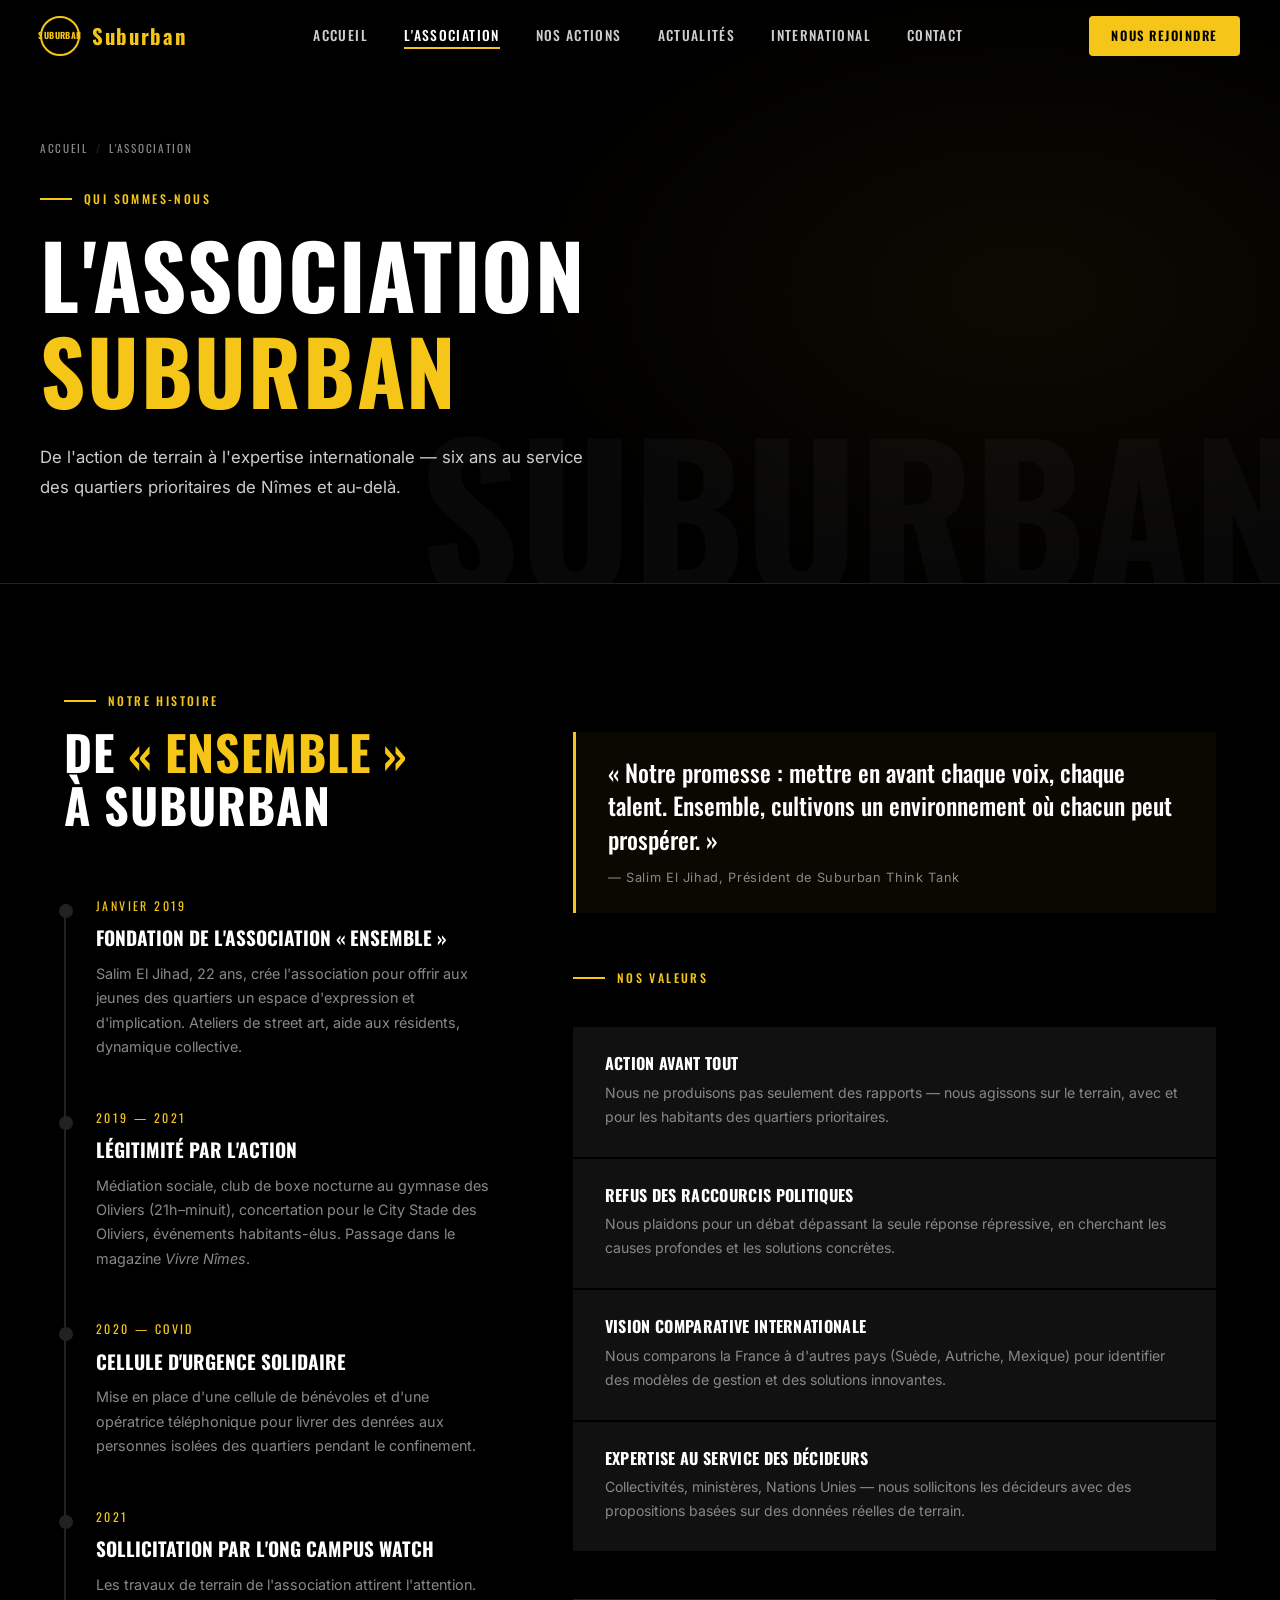
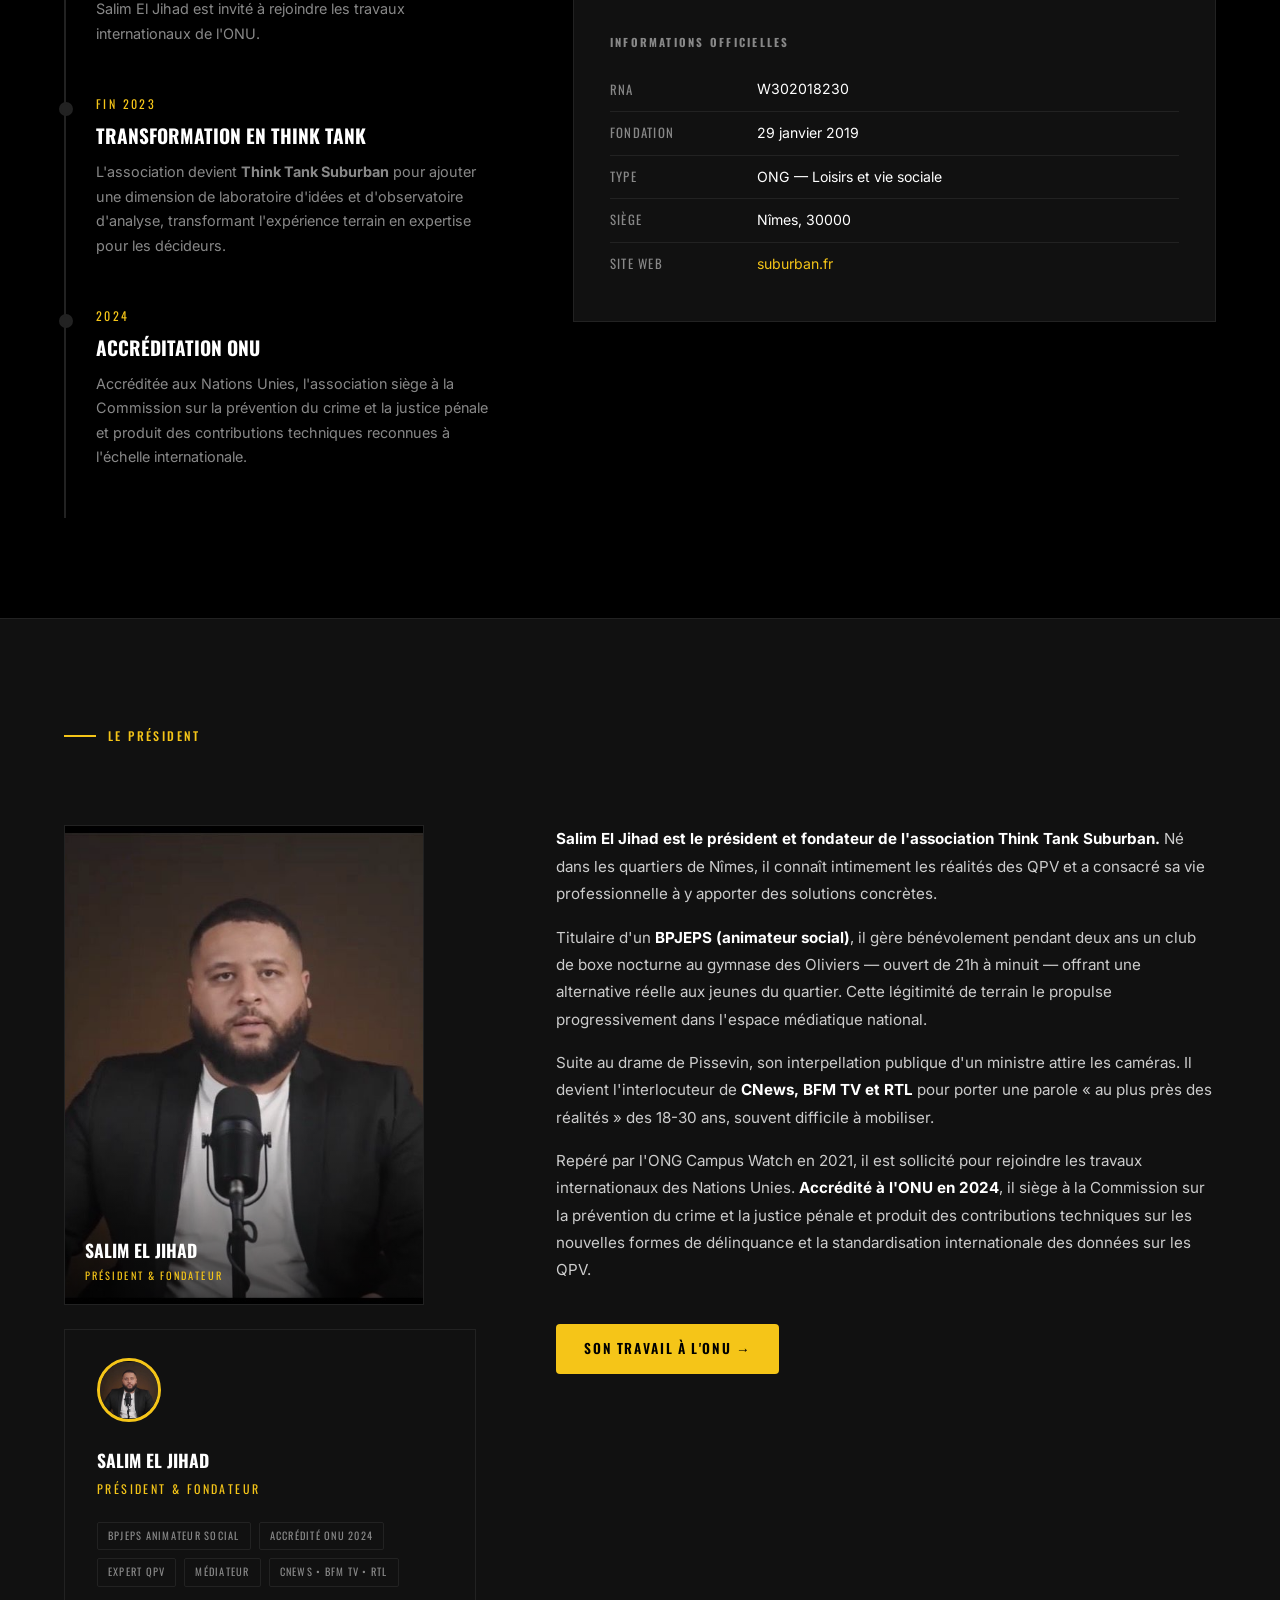
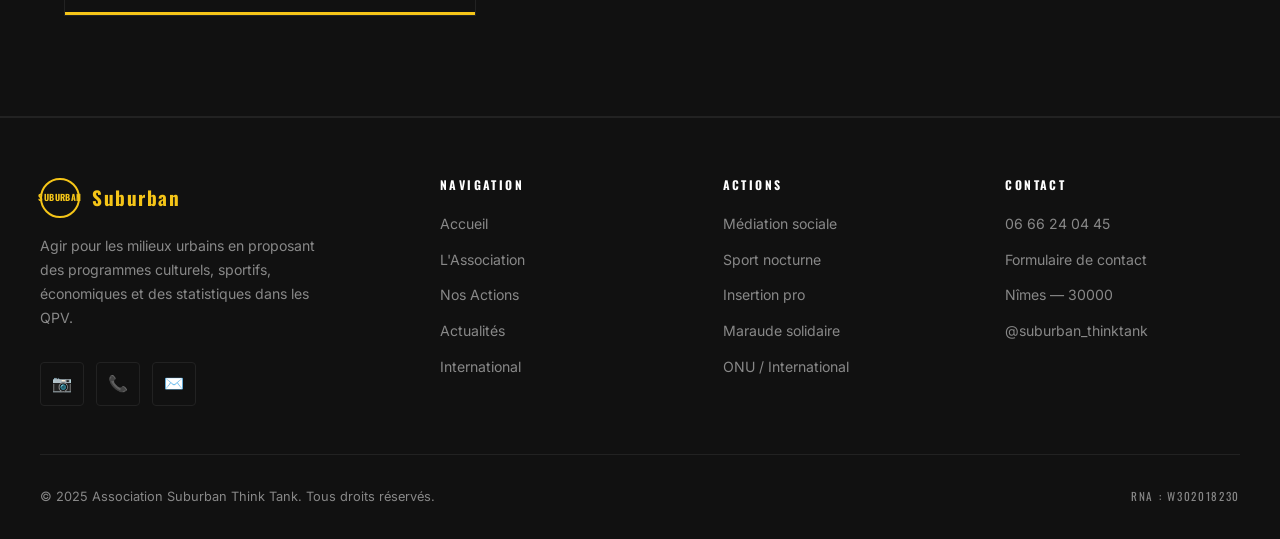
<file: pages/association.html>
<!DOCTYPE html>
<html lang="fr">
<head>
  <meta charset="UTF-8" />
  <meta name="viewport" content="width=device-width, initial-scale=1.0" />
  <title>L'Association — Suburban Think Tank</title>
  <meta name="description" content="Histoire, mission et valeurs de l'association Suburban Think Tank, fondée en 2019 à Nîmes par Salim El Jihad." />
  <link rel="stylesheet" href="../css/style.css" />
</head>
<body>

<!-- ── NAVBAR ── -->
<nav class="navbar">
  <div class="navbar__inner">
    <a href="../index.html" class="navbar__logo">
      <div class="navbar__logo-icon">SUBURBAN</div>
      <span>Sub<span>urban</span></span>
    </a>
    <ul class="navbar__nav">
      <li><a href="../index.html">Accueil</a></li>
      <li><a href="association.html" class="active">L'Association</a></li>
      <li><a href="actions.html">Nos Actions</a></li>
      <li><a href="actualites.html">Actualités</a></li>
      <li><a href="international.html">International</a></li>
      <li><a href="contact.html">Contact</a></li>
    </ul>
    <a href="contact.html" class="navbar__cta">Nous rejoindre</a>
    <div class="navbar__burger" id="burger">
      <span></span><span></span><span></span>
    </div>
  </div>
</nav>
<div class="navbar__mobile" id="mobileMenu">
  <a href="../index.html">Accueil</a>
  <a href="association.html">L'Association</a>
  <a href="actions.html">Nos Actions</a>
  <a href="actualites.html">Actualités</a>
  <a href="international.html">International</a>
  <a href="contact.html">Contact</a>
  <a href="contact.html" class="cta-mobile">Nous rejoindre</a>
</div>

<!-- ── PAGE HERO ── -->
<section class="page-hero">
  <div class="page-hero__bg-text">Suburban</div>
  <div class="page-hero__inner">
    <div class="breadcrumb">
      <a href="../index.html">Accueil</a>
      <span class="breadcrumb__sep">/</span>
      <span>L'Association</span>
    </div>
    <span class="section-label">Qui sommes-nous</span>
    <h1>L'Association<br /><span class="yellow">Suburban</span></h1>
    <p class="mt-24" style="max-width:560px; color:var(--gray-light); font-size:1.05rem; line-height:1.8;">
      De l'action de terrain à l'expertise internationale — six ans au service
      des quartiers prioritaires de Nîmes et au-delà.
    </p>
  </div>
</section>

<!-- ── HISTOIRE ── -->
<section class="section">
  <div class="container">
    <div style="display:grid; grid-template-columns:1fr 1.5fr; gap:80px; align-items:start;">
      <div class="fade-up">
        <span class="section-label">Notre histoire</span>
        <h2>De <span class="yellow">«&nbsp;Ensemble&nbsp;»</span><br />à Suburban</h2>
        <div class="timeline mt-48">
          <div class="timeline-item">
            <div class="timeline-item__year">Janvier 2019</div>
            <div class="timeline-item__title">Fondation de l'association « Ensemble »</div>
            <p class="timeline-item__text">
              Salim El Jihad, 22 ans, crée l'association pour offrir aux jeunes des quartiers
              un espace d'expression et d'implication. Ateliers de street art, aide aux résidents,
              dynamique collective.
            </p>
          </div>
          <div class="timeline-item">
            <div class="timeline-item__year">2019 — 2021</div>
            <div class="timeline-item__title">Légitimité par l'action</div>
            <p class="timeline-item__text">
              Médiation sociale, club de boxe nocturne au gymnase des Oliviers
              (21h–minuit), concertation pour le City Stade des Oliviers,
              événements habitants-élus. Passage dans le magazine <em>Vivre Nîmes</em>.
            </p>
          </div>
          <div class="timeline-item">
            <div class="timeline-item__year">2020 — Covid</div>
            <div class="timeline-item__title">Cellule d'urgence solidaire</div>
            <p class="timeline-item__text">
              Mise en place d'une cellule de bénévoles et d'une opératrice téléphonique
              pour livrer des denrées aux personnes isolées des quartiers pendant le confinement.
            </p>
          </div>
          <div class="timeline-item">
            <div class="timeline-item__year">2021</div>
            <div class="timeline-item__title">Sollicitation par l'ONG Campus Watch</div>
            <p class="timeline-item__text">
              Les travaux de terrain de l'association attirent l'attention. Salim El Jihad
              est invité à rejoindre les travaux internationaux de l'ONU.
            </p>
          </div>
          <div class="timeline-item">
            <div class="timeline-item__year">Fin 2023</div>
            <div class="timeline-item__title">Transformation en Think Tank</div>
            <p class="timeline-item__text">
              L'association devient <strong>Think Tank Suburban</strong> pour ajouter
              une dimension de laboratoire d'idées et d'observatoire d'analyse,
              transformant l'expérience terrain en expertise pour les décideurs.
            </p>
          </div>
          <div class="timeline-item">
            <div class="timeline-item__year">2024</div>
            <div class="timeline-item__title">Accréditation ONU</div>
            <p class="timeline-item__text">
              Accréditée aux Nations Unies, l'association siège à la Commission
              sur la prévention du crime et la justice pénale et produit des
              contributions techniques reconnues à l'échelle internationale.
            </p>
          </div>
        </div>
      </div>

      <div class="fade-up fade-up-delay-1">
        <div class="quote-block">
          <p>
            « Notre promesse : mettre en avant chaque voix, chaque talent.
            Ensemble, cultivons un environnement où chacun peut prospérer. »
          </p>
          <cite>— Salim El Jihad, Président de Suburban Think Tank</cite>
        </div>

        <div class="mt-48">
          <span class="section-label">Nos valeurs</span>
          <div style="display:flex; flex-direction:column; gap:2px; margin-top:24px;">
            <div style="background:var(--black-card); padding:28px 32px;">
              <h3 style="font-size:1rem; margin-bottom:8px;">Action avant tout</h3>
              <p style="font-size:0.88rem; color:var(--gray); line-height:1.7;">
                Nous ne produisons pas seulement des rapports — nous agissons sur le terrain,
                avec et pour les habitants des quartiers prioritaires.
              </p>
            </div>
            <div style="background:var(--black-card); padding:28px 32px;">
              <h3 style="font-size:1rem; margin-bottom:8px;">Refus des raccourcis politiques</h3>
              <p style="font-size:0.88rem; color:var(--gray); line-height:1.7;">
                Nous plaidons pour un débat dépassant la seule réponse répressive,
                en cherchant les causes profondes et les solutions concrètes.
              </p>
            </div>
            <div style="background:var(--black-card); padding:28px 32px;">
              <h3 style="font-size:1rem; margin-bottom:8px;">Vision comparative internationale</h3>
              <p style="font-size:0.88rem; color:var(--gray); line-height:1.7;">
                Nous comparons la France à d'autres pays (Suède, Autriche, Mexique)
                pour identifier des modèles de gestion et des solutions innovantes.
              </p>
            </div>
            <div style="background:var(--black-card); padding:28px 32px;">
              <h3 style="font-size:1rem; margin-bottom:8px;">Expertise au service des décideurs</h3>
              <p style="font-size:0.88rem; color:var(--gray); line-height:1.7;">
                Collectivités, ministères, Nations Unies — nous sollicitons les décideurs
                avec des propositions basées sur des données réelles de terrain.
              </p>
            </div>
          </div>
        </div>

        <div class="mt-48" style="background:var(--black-card); border:1px solid var(--black-border); padding:36px;">
          <h3 style="font-family:var(--font-heading); font-size:0.7rem; letter-spacing:0.2em; text-transform:uppercase; color:var(--gray); margin-bottom:20px;">Informations officielles</h3>
          <table style="width:100%; border-collapse:collapse;">
            <tr style="border-bottom:1px solid var(--black-border);">
              <td style="padding:10px 0; font-size:0.8rem; color:var(--gray); font-family:var(--font-heading); letter-spacing:0.1em; text-transform:uppercase;">RNA</td>
              <td style="padding:10px 0; font-size:0.88rem; color:var(--white);">W302018230</td>
            </tr>
            <tr style="border-bottom:1px solid var(--black-border);">
              <td style="padding:10px 0; font-size:0.8rem; color:var(--gray); font-family:var(--font-heading); letter-spacing:0.1em; text-transform:uppercase;">Fondation</td>
              <td style="padding:10px 0; font-size:0.88rem; color:var(--white);">29 janvier 2019</td>
            </tr>
            <tr style="border-bottom:1px solid var(--black-border);">
              <td style="padding:10px 0; font-size:0.8rem; color:var(--gray); font-family:var(--font-heading); letter-spacing:0.1em; text-transform:uppercase;">Type</td>
              <td style="padding:10px 0; font-size:0.88rem; color:var(--white);">ONG — Loisirs et vie sociale</td>
            </tr>
            <tr style="border-bottom:1px solid var(--black-border);">
              <td style="padding:10px 0; font-size:0.8rem; color:var(--gray); font-family:var(--font-heading); letter-spacing:0.1em; text-transform:uppercase;">Siège</td>
              <td style="padding:10px 0; font-size:0.88rem; color:var(--white);">Nîmes, 30000</td>
            </tr>
            <tr>
              <td style="padding:10px 0; font-size:0.8rem; color:var(--gray); font-family:var(--font-heading); letter-spacing:0.1em; text-transform:uppercase;">Site web</td>
              <td style="padding:10px 0; font-size:0.88rem; color:var(--yellow);">suburban.fr</td>
            </tr>
          </table>
        </div>
      </div>
    </div>
  </div>
</section>

<!-- ── PRÉSIDENT ── -->
<section class="section" style="background:var(--black-card); border-top:1px solid var(--black-border); border-bottom:1px solid var(--black-border);">
  <div class="container">
    <span class="section-label fade-up">Le Président</span>
    <div class="president-section" style="grid-template-columns: 1fr 1.6fr; align-items: start;">
      <div class="fade-up" style="display:flex; flex-direction:column; gap:24px;">
        <div class="president-photo">
          <img src="../assets/images/1767211552839.jpeg" alt="Salim El Jihad — Président Suburban Think Tank" />
          <div class="president-photo__caption">
            <div class="president-photo__name">Salim El Jihad</div>
            <div class="president-photo__role">Président &amp; Fondateur</div>
          </div>
        </div>
        <div class="president-card" style="padding:28px 32px;">
          <div class="president-card__avatar" style="width:64px;height:64px;font-size:1.2rem;">
            <img src="../assets/images/1767211552839.jpeg" alt="" />
          </div>
          <div class="president-card__name" style="font-size:1.1rem;">Salim El Jihad</div>
          <div class="president-card__role">Président &amp; Fondateur</div>
          <div class="president-card__tags">
            <span class="president-card__tag">BPJEPS Animateur social</span>
            <span class="president-card__tag">Accrédité ONU 2024</span>
            <span class="president-card__tag">Expert QPV</span>
            <span class="president-card__tag">Médiateur</span>
            <span class="president-card__tag">CNews • BFM TV • RTL</span>
          </div>
        </div>
      </div>
      <div class="president-bio fade-up fade-up-delay-1">
        <p>
          <strong>Salim El Jihad est le président et fondateur de l'association Think Tank Suburban.</strong>
          Né dans les quartiers de Nîmes, il connaît intimement les réalités des QPV et a consacré
          sa vie professionnelle à y apporter des solutions concrètes.
        </p>
        <p>
          Titulaire d'un <strong>BPJEPS (animateur social)</strong>, il gère bénévolement pendant deux ans
          un club de boxe nocturne au gymnase des Oliviers — ouvert de 21h à minuit — offrant une
          alternative réelle aux jeunes du quartier. Cette légitimité de terrain le propulse
          progressivement dans l'espace médiatique national.
        </p>
        <p>
          Suite au drame de Pissevin, son interpellation publique d'un ministre attire les caméras.
          Il devient l'interlocuteur de <strong>CNews, BFM TV et RTL</strong> pour porter une parole
          « au plus près des réalités » des 18-30 ans, souvent difficile à mobiliser.
        </p>
        <p>
          Repéré par l'ONG Campus Watch en 2021, il est sollicité pour rejoindre les travaux
          internationaux des Nations Unies. <strong>Accrédité à l'ONU en 2024</strong>, il siège à la
          Commission sur la prévention du crime et la justice pénale et produit des contributions
          techniques sur les nouvelles formes de délinquance et la standardisation internationale
          des données sur les QPV.
        </p>
        <a href="international.html" class="btn btn--primary mt-24">Son travail à l'ONU →</a>
      </div>
    </div>
  </div>
</section>

<!-- ── FOOTER ── -->
<footer class="footer">
  <div class="footer__inner">
    <div class="footer__brand">
      <div class="navbar__logo" style="margin-bottom:0;">
        <div class="navbar__logo-icon">SUBURBAN</div>
        <span style="font-family:var(--font-heading);font-size:1.2rem;font-weight:700;letter-spacing:0.08em;">Sub<span style="color:var(--yellow);">urban</span></span>
      </div>
      <p>Agir pour les milieux urbains en proposant des programmes culturels, sportifs, économiques et des statistiques dans les QPV.</p>
      <div class="social-links">
        <a href="https://www.instagram.com/suburban_thinktank" target="_blank" rel="noopener" class="social-link" title="Instagram">📷</a>
        <a href="tel:+33666240445" class="social-link" title="Téléphone">📞</a>
        <a href="contact.html" class="social-link" title="Email">✉️</a>
      </div>
    </div>
    <div class="footer__col">
      <h4>Navigation</h4>
      <ul>
        <li><a href="../index.html">Accueil</a></li>
        <li><a href="association.html">L'Association</a></li>
        <li><a href="actions.html">Nos Actions</a></li>
        <li><a href="actualites.html">Actualités</a></li>
        <li><a href="international.html">International</a></li>
      </ul>
    </div>
    <div class="footer__col">
      <h4>Actions</h4>
      <ul>
        <li><a href="actions.html#mediation">Médiation sociale</a></li>
        <li><a href="actions.html#sport">Sport nocturne</a></li>
        <li><a href="actions.html#insertion">Insertion pro</a></li>
        <li><a href="actions.html#maraude">Maraude solidaire</a></li>
        <li><a href="international.html">ONU / International</a></li>
      </ul>
    </div>
    <div class="footer__col">
      <h4>Contact</h4>
      <ul>
        <li><a href="tel:+33666240445">06 66 24 04 45</a></li>
        <li><a href="contact.html">Formulaire de contact</a></li>
        <li><a href="#">Nîmes — 30000</a></li>
        <li><a href="https://www.instagram.com/suburban_thinktank" target="_blank" rel="noopener">@suburban_thinktank</a></li>
      </ul>
    </div>
  </div>
  <div class="footer__bottom">
    <p class="footer__copy">© 2025 Association Suburban Think Tank. Tous droits réservés.</p>
    <p class="footer__rna">RNA : W302018230</p>
  </div>
</footer>

<script src="../js/main.js"></script>
</body>
</html>
</file>
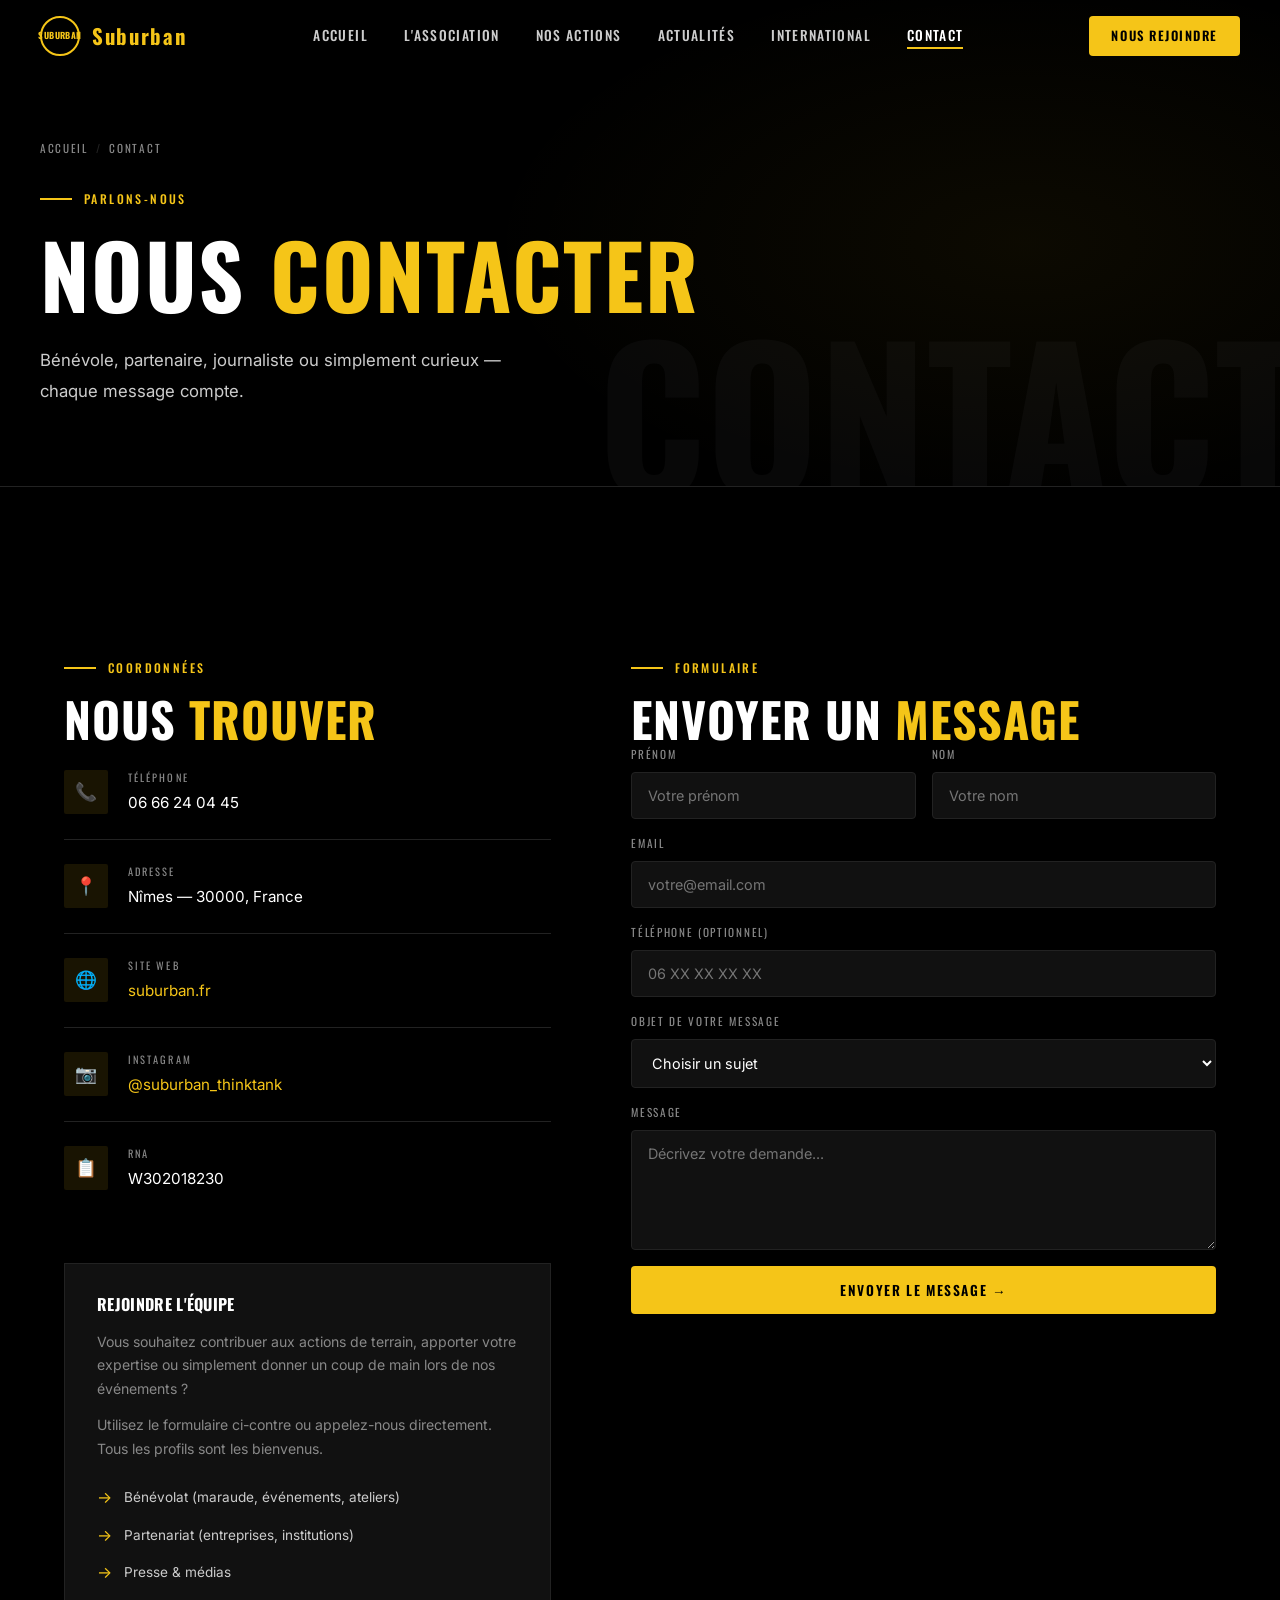
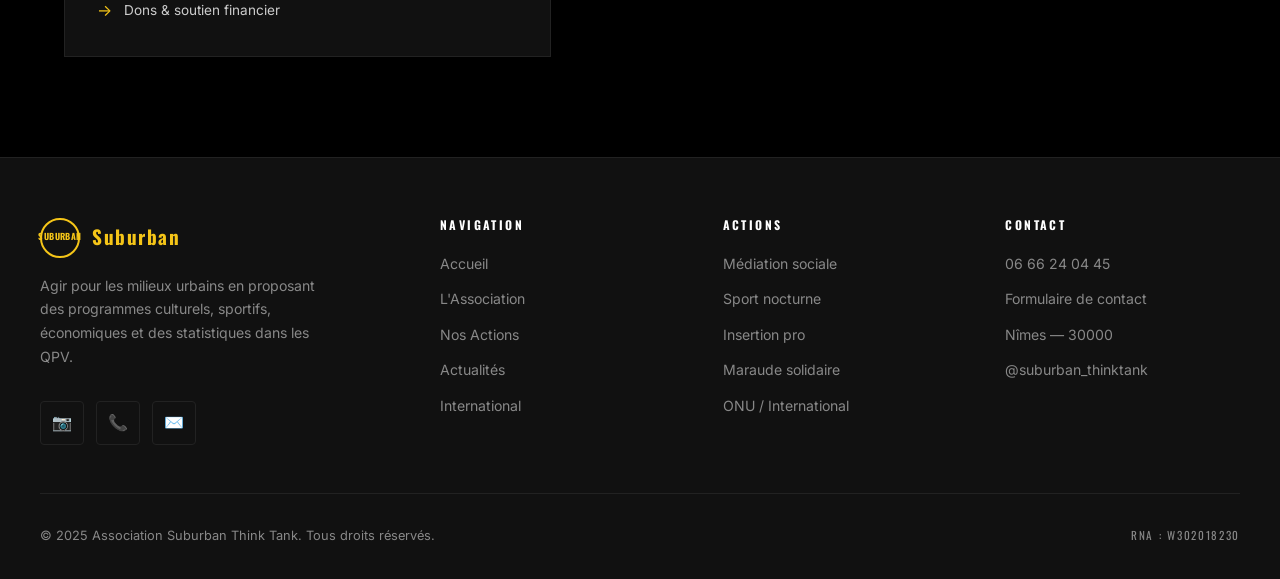
<file: pages/contact.html>
<!DOCTYPE html>
<html lang="fr">
<head>
  <meta charset="UTF-8" />
  <meta name="viewport" content="width=device-width, initial-scale=1.0" />
  <title>Contact — Suburban Think Tank</title>
  <meta name="description" content="Contactez l'association Suburban Think Tank à Nîmes. Bénévolat, partenariat, presse — nous sommes à votre écoute." />
  <link rel="stylesheet" href="../css/style.css" />
</head>
<body>

<!-- ── NAVBAR ── -->
<nav class="navbar">
  <div class="navbar__inner">
    <a href="../index.html" class="navbar__logo">
      <div class="navbar__logo-icon">SUBURBAN</div>
      <span>Sub<span>urban</span></span>
    </a>
    <ul class="navbar__nav">
      <li><a href="../index.html">Accueil</a></li>
      <li><a href="association.html">L'Association</a></li>
      <li><a href="actions.html">Nos Actions</a></li>
      <li><a href="actualites.html">Actualités</a></li>
      <li><a href="international.html">International</a></li>
      <li><a href="contact.html" class="active">Contact</a></li>
    </ul>
    <a href="contact.html" class="navbar__cta">Nous rejoindre</a>
    <div class="navbar__burger" id="burger">
      <span></span><span></span><span></span>
    </div>
  </div>
</nav>
<div class="navbar__mobile" id="mobileMenu">
  <a href="../index.html">Accueil</a>
  <a href="association.html">L'Association</a>
  <a href="actions.html">Nos Actions</a>
  <a href="actualites.html">Actualités</a>
  <a href="international.html">International</a>
  <a href="contact.html">Contact</a>
  <a href="contact.html" class="cta-mobile">Nous rejoindre</a>
</div>

<!-- ── PAGE HERO ── -->
<section class="page-hero">
  <div class="page-hero__bg-text">Contact</div>
  <div class="page-hero__inner">
    <div class="breadcrumb">
      <a href="../index.html">Accueil</a>
      <span class="breadcrumb__sep">/</span>
      <span>Contact</span>
    </div>
    <span class="section-label">Parlons-nous</span>
    <h1>Nous <span class="yellow">contacter</span></h1>
    <p class="mt-24" style="max-width:500px; color:var(--gray-light); font-size:1.05rem; line-height:1.8;">
      Bénévole, partenaire, journaliste ou simplement curieux — chaque message compte.
    </p>
  </div>
</section>

<!-- ── CONTACT MAIN ── -->
<section class="section">
  <div class="container">
    <div class="contact-grid">

      <!-- Info colonne -->
      <div class="fade-up">
        <span class="section-label">Coordonnées</span>
        <h2>Nous <span class="yellow">trouver</span></h2>

        <div class="mt-32">
          <div class="contact-info__item">
            <div class="contact-info__icon">📞</div>
            <div>
              <div class="contact-info__label">Téléphone</div>
              <div class="contact-info__value">
                <a href="tel:+33666240445">06 66 24 04 45</a>
              </div>
            </div>
          </div>
          <div class="contact-info__item">
            <div class="contact-info__icon">📍</div>
            <div>
              <div class="contact-info__label">Adresse</div>
              <div class="contact-info__value">Nîmes — 30000, France</div>
            </div>
          </div>
          <div class="contact-info__item">
            <div class="contact-info__icon">🌐</div>
            <div>
              <div class="contact-info__label">Site web</div>
              <div class="contact-info__value">
                <a href="http://suburban.fr" target="_blank" rel="noopener" style="color:var(--yellow);">suburban.fr</a>
              </div>
            </div>
          </div>
          <div class="contact-info__item">
            <div class="contact-info__icon">📷</div>
            <div>
              <div class="contact-info__label">Instagram</div>
              <div class="contact-info__value">
                <a href="https://www.instagram.com/suburban_thinktank" target="_blank" rel="noopener" style="color:var(--yellow);">@suburban_thinktank</a>
              </div>
            </div>
          </div>
          <div class="contact-info__item" style="border-bottom:none;">
            <div class="contact-info__icon">📋</div>
            <div>
              <div class="contact-info__label">RNA</div>
              <div class="contact-info__value">W302018230</div>
            </div>
          </div>
        </div>

        <div class="mt-48" style="background:var(--black-card); border:1px solid var(--black-border); padding:32px;">
          <h3 style="font-family:var(--font-heading); font-size:1rem; text-transform:uppercase; margin-bottom:16px;">Rejoindre l'équipe</h3>
          <p style="font-size:0.88rem; color:var(--gray); line-height:1.7;">
            Vous souhaitez contribuer aux actions de terrain, apporter votre expertise
            ou simplement donner un coup de main lors de nos événements ?
          </p>
          <p style="font-size:0.88rem; color:var(--gray); line-height:1.7; margin-top:12px;">
            Utilisez le formulaire ci-contre ou appelez-nous directement.
            Tous les profils sont les bienvenus.
          </p>
          <div class="mt-24">
            <div style="display:flex; flex-direction:column; gap:12px;">
              <div style="display:flex; gap:12px; align-items:center;">
                <span style="color:var(--yellow);">→</span>
                <span style="font-size:0.85rem; color:var(--gray-light);">Bénévolat (maraude, événements, ateliers)</span>
              </div>
              <div style="display:flex; gap:12px; align-items:center;">
                <span style="color:var(--yellow);">→</span>
                <span style="font-size:0.85rem; color:var(--gray-light);">Partenariat (entreprises, institutions)</span>
              </div>
              <div style="display:flex; gap:12px; align-items:center;">
                <span style="color:var(--yellow);">→</span>
                <span style="font-size:0.85rem; color:var(--gray-light);">Presse &amp; médias</span>
              </div>
              <div style="display:flex; gap:12px; align-items:center;">
                <span style="color:var(--yellow);">→</span>
                <span style="font-size:0.85rem; color:var(--gray-light);">Dons &amp; soutien financier</span>
              </div>
            </div>
          </div>
        </div>
      </div>

      <!-- Formulaire -->
      <div class="fade-up fade-up-delay-1">
        <span class="section-label">Formulaire</span>
        <h2>Envoyer un <span class="yellow">message</span></h2>
        <form class="contact-form mt-32" id="contactForm">
          <div class="form-row">
            <div class="form-group">
              <label class="form-label" for="prenom">Prénom</label>
              <input class="form-input" type="text" id="prenom" name="prenom" placeholder="Votre prénom" required />
            </div>
            <div class="form-group">
              <label class="form-label" for="nom">Nom</label>
              <input class="form-input" type="text" id="nom" name="nom" placeholder="Votre nom" required />
            </div>
          </div>
          <div class="form-group">
            <label class="form-label" for="email">Email</label>
            <input class="form-input" type="email" id="email" name="email" placeholder="votre@email.com" required />
          </div>
          <div class="form-group">
            <label class="form-label" for="telephone">Téléphone (optionnel)</label>
            <input class="form-input" type="tel" id="telephone" name="telephone" placeholder="06 XX XX XX XX" />
          </div>
          <div class="form-group">
            <label class="form-label" for="sujet">Objet de votre message</label>
            <select class="form-select" id="sujet" name="sujet" required>
              <option value="" disabled selected>Choisir un sujet</option>
              <option value="benevolat">Bénévolat</option>
              <option value="partenariat">Partenariat</option>
              <option value="presse">Presse &amp; médias</option>
              <option value="don">Don &amp; soutien</option>
              <option value="information">Demande d'information</option>
              <option value="autre">Autre</option>
            </select>
          </div>
          <div class="form-group">
            <label class="form-label" for="message">Message</label>
            <textarea class="form-textarea" id="message" name="message" placeholder="Décrivez votre demande..." rows="5" required></textarea>
          </div>
          <button type="submit" class="btn btn--primary" style="width:100%; justify-content:center;">
            Envoyer le message →
          </button>
        </form>
      </div>

    </div>
  </div>
</section>

<!-- ── FOOTER ── -->
<footer class="footer">
  <div class="footer__inner">
    <div class="footer__brand">
      <div class="navbar__logo" style="margin-bottom:0;">
        <div class="navbar__logo-icon">SUBURBAN</div>
        <span style="font-family:var(--font-heading);font-size:1.2rem;font-weight:700;letter-spacing:0.08em;">Sub<span style="color:var(--yellow);">urban</span></span>
      </div>
      <p>Agir pour les milieux urbains en proposant des programmes culturels, sportifs, économiques et des statistiques dans les QPV.</p>
      <div class="social-links">
        <a href="https://www.instagram.com/suburban_thinktank" target="_blank" rel="noopener" class="social-link" title="Instagram">📷</a>
        <a href="tel:+33666240445" class="social-link" title="Téléphone">📞</a>
        <a href="contact.html" class="social-link" title="Email">✉️</a>
      </div>
    </div>
    <div class="footer__col">
      <h4>Navigation</h4>
      <ul>
        <li><a href="../index.html">Accueil</a></li>
        <li><a href="association.html">L'Association</a></li>
        <li><a href="actions.html">Nos Actions</a></li>
        <li><a href="actualites.html">Actualités</a></li>
        <li><a href="international.html">International</a></li>
      </ul>
    </div>
    <div class="footer__col">
      <h4>Actions</h4>
      <ul>
        <li><a href="actions.html#mediation">Médiation sociale</a></li>
        <li><a href="actions.html#sport">Sport nocturne</a></li>
        <li><a href="actions.html#insertion">Insertion pro</a></li>
        <li><a href="actions.html#maraude">Maraude solidaire</a></li>
        <li><a href="international.html">ONU / International</a></li>
      </ul>
    </div>
    <div class="footer__col">
      <h4>Contact</h4>
      <ul>
        <li><a href="tel:+33666240445">06 66 24 04 45</a></li>
        <li><a href="contact.html">Formulaire de contact</a></li>
        <li><a href="#">Nîmes — 30000</a></li>
        <li><a href="https://www.instagram.com/suburban_thinktank" target="_blank" rel="noopener">@suburban_thinktank</a></li>
      </ul>
    </div>
  </div>
  <div class="footer__bottom">
    <p class="footer__copy">© 2025 Association Suburban Think Tank. Tous droits réservés.</p>
    <p class="footer__rna">RNA : W302018230</p>
  </div>
</footer>

<script src="../js/main.js"></script>
</body>
</html>
</file>
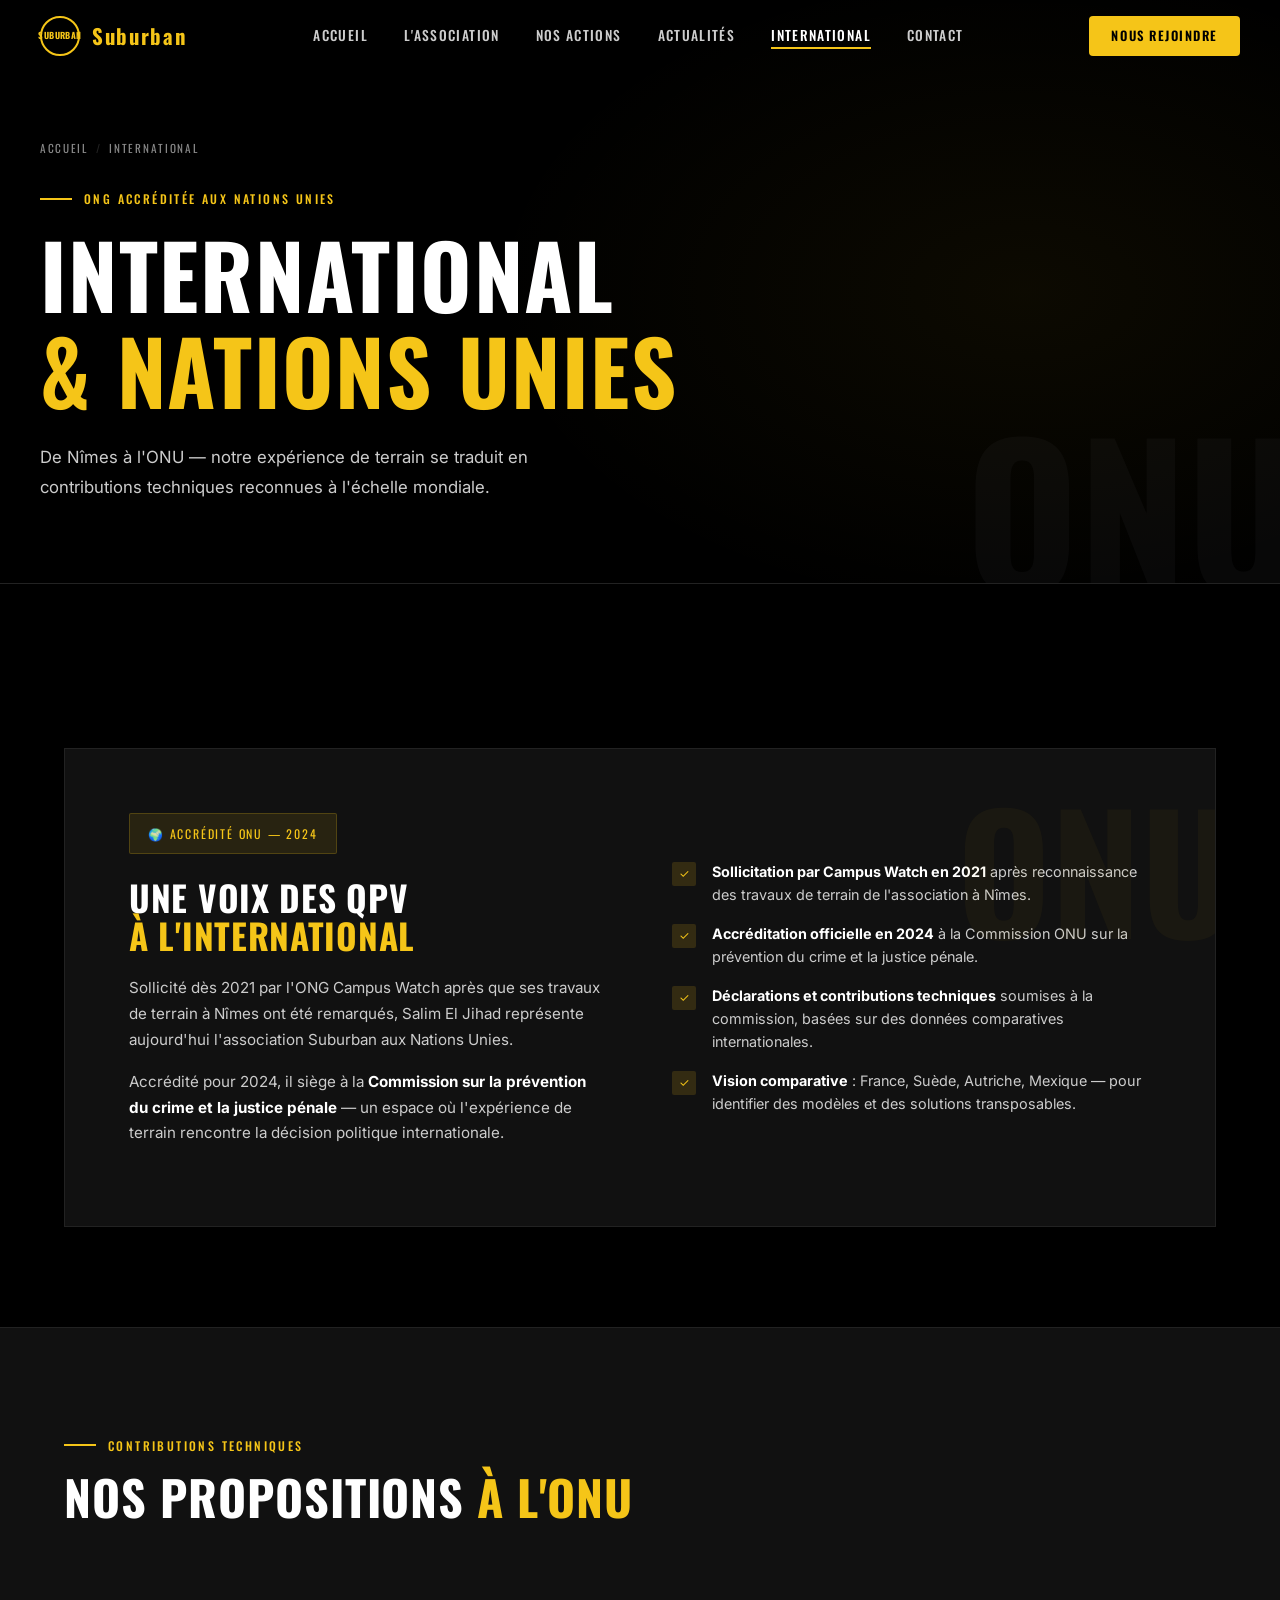
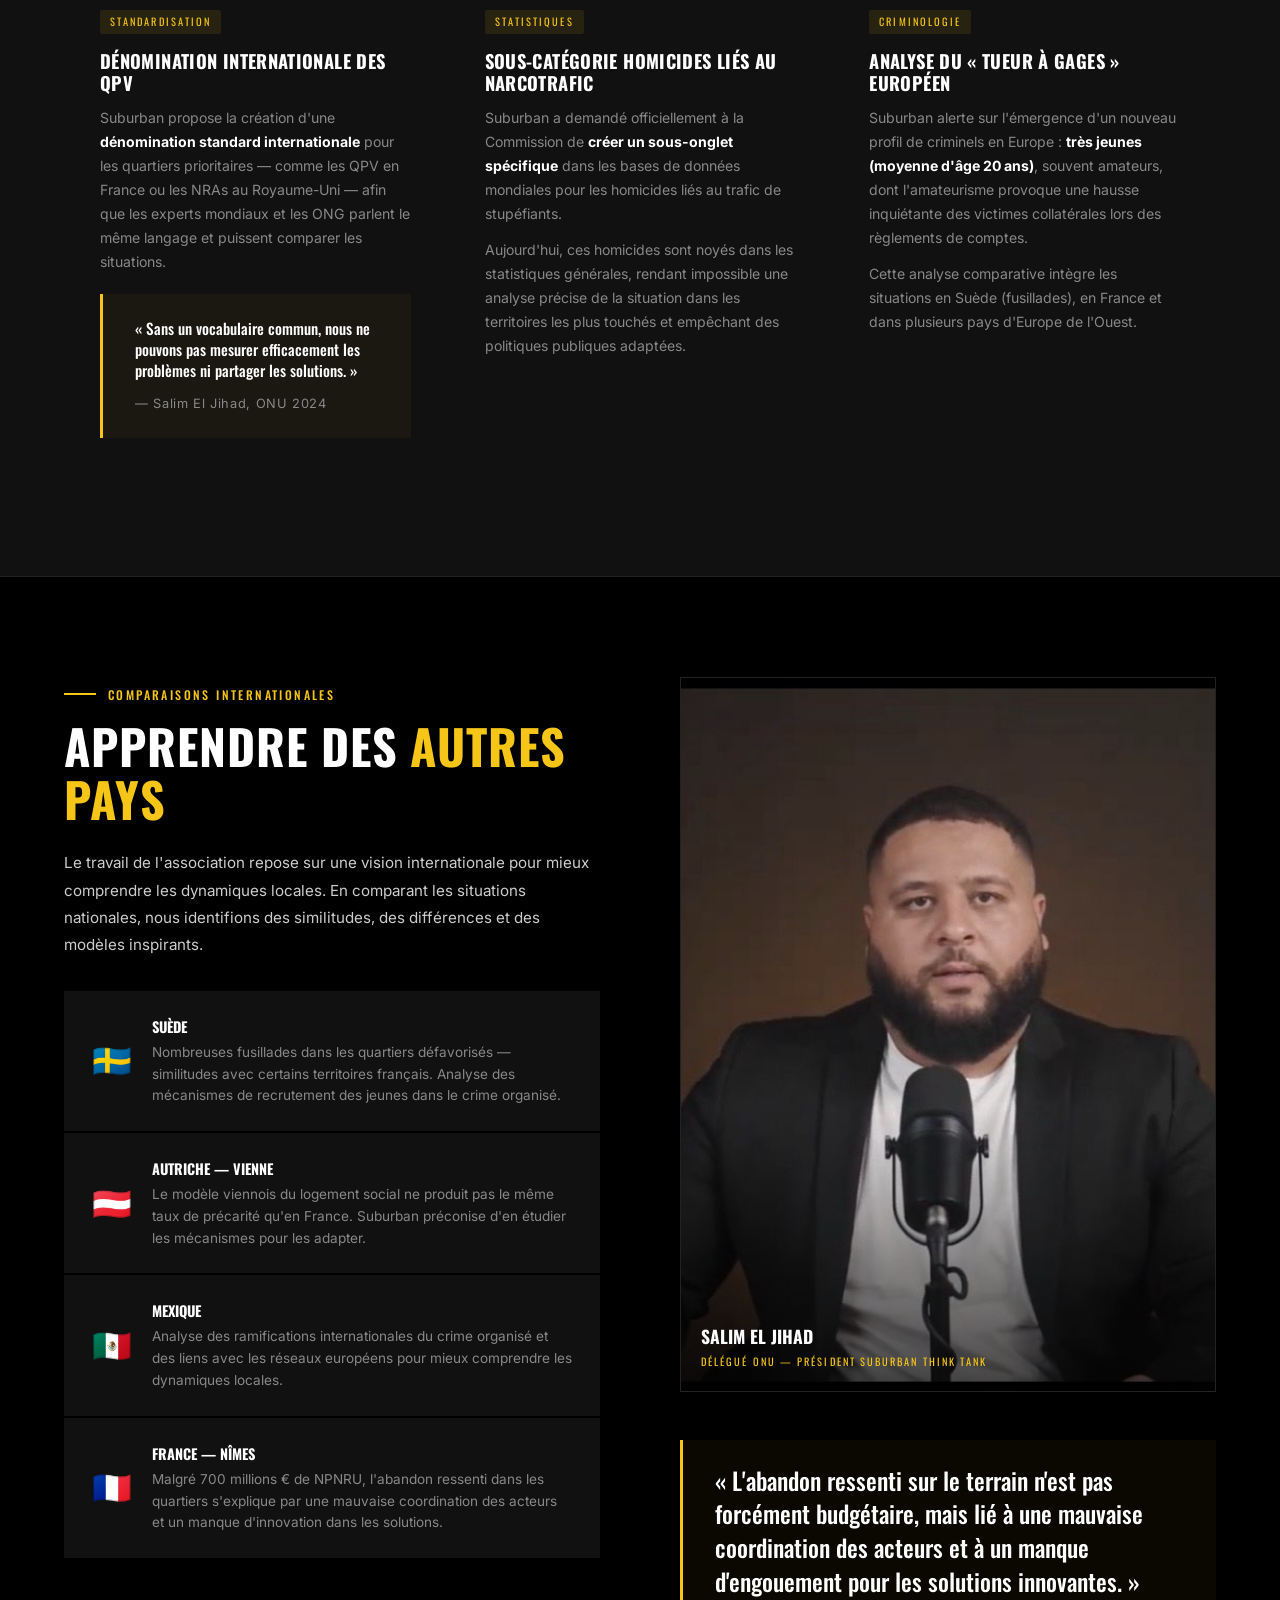
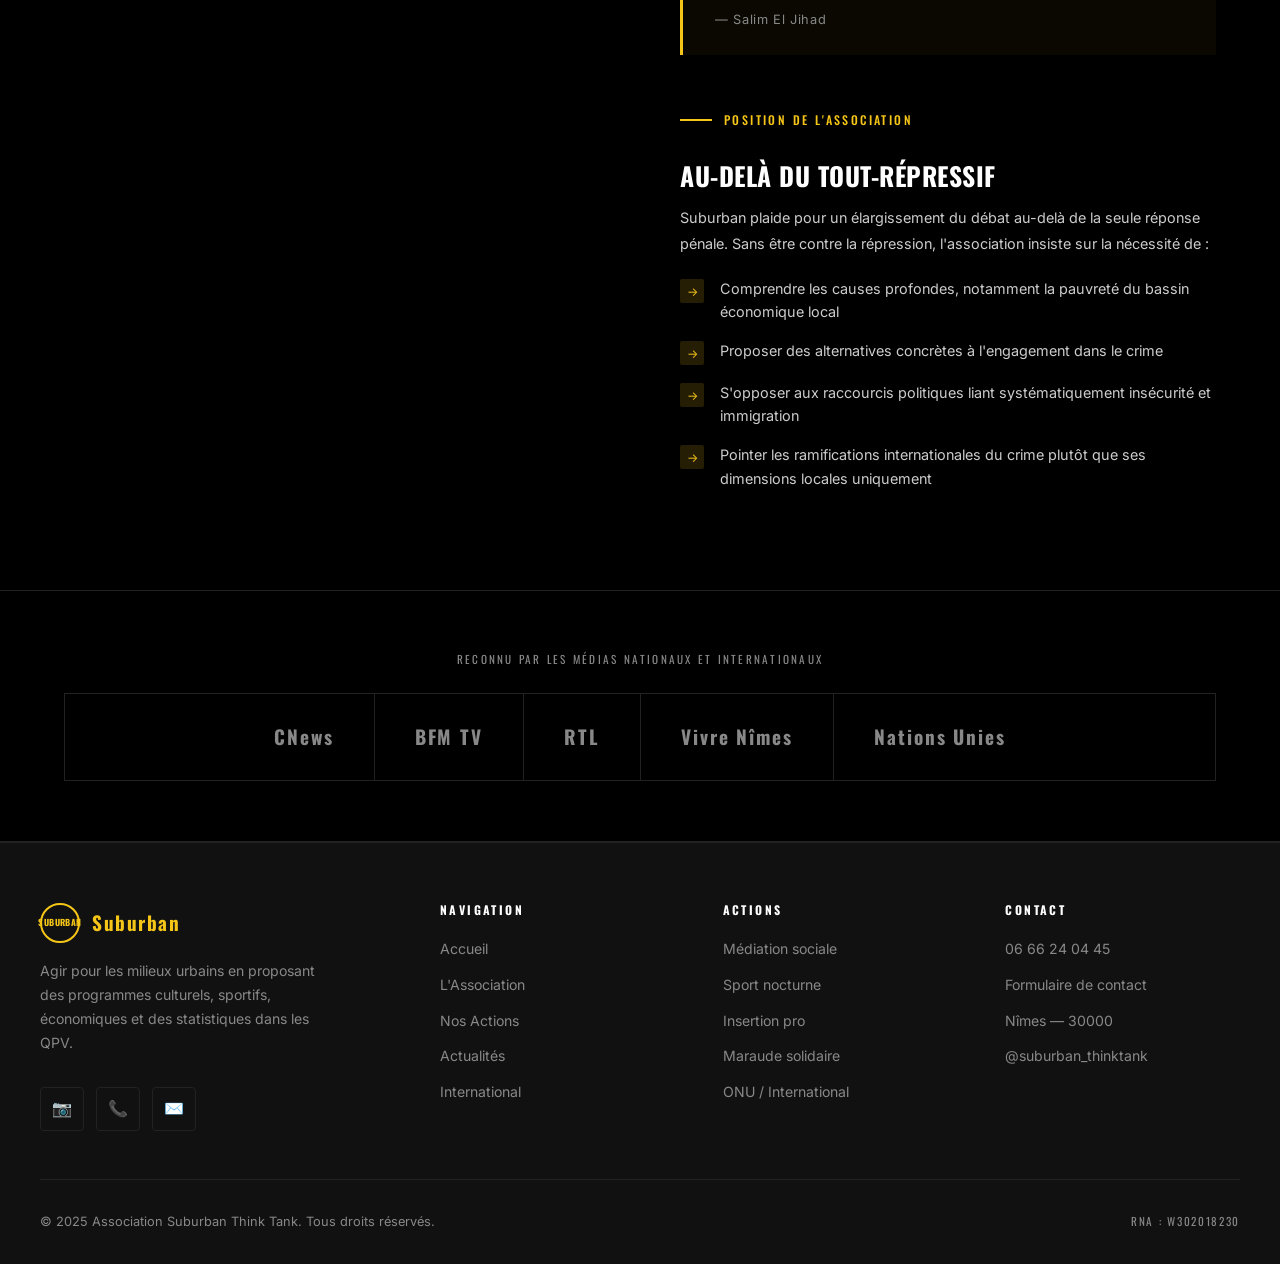
<file: pages/international.html>
<!DOCTYPE html>
<html lang="fr">
<head>
  <meta charset="UTF-8" />
  <meta name="viewport" content="width=device-width, initial-scale=1.0" />
  <title>International &amp; ONU — Suburban Think Tank</title>
  <meta name="description" content="Suburban Think Tank aux Nations Unies : accréditation 2024, Commission Crime et Justice Pénale, standardisation QPV, analyse des nouvelles criminalités." />
  <link rel="stylesheet" href="../css/style.css" />
</head>
<body>

<!-- ── NAVBAR ── -->
<nav class="navbar">
  <div class="navbar__inner">
    <a href="../index.html" class="navbar__logo">
      <div class="navbar__logo-icon">SUBURBAN</div>
      <span>Sub<span>urban</span></span>
    </a>
    <ul class="navbar__nav">
      <li><a href="../index.html">Accueil</a></li>
      <li><a href="association.html">L'Association</a></li>
      <li><a href="actions.html">Nos Actions</a></li>
      <li><a href="actualites.html">Actualités</a></li>
      <li><a href="international.html" class="active">International</a></li>
      <li><a href="contact.html">Contact</a></li>
    </ul>
    <a href="contact.html" class="navbar__cta">Nous rejoindre</a>
    <div class="navbar__burger" id="burger">
      <span></span><span></span><span></span>
    </div>
  </div>
</nav>
<div class="navbar__mobile" id="mobileMenu">
  <a href="../index.html">Accueil</a>
  <a href="association.html">L'Association</a>
  <a href="actions.html">Nos Actions</a>
  <a href="actualites.html">Actualités</a>
  <a href="international.html">International</a>
  <a href="contact.html">Contact</a>
  <a href="contact.html" class="cta-mobile">Nous rejoindre</a>
</div>

<!-- ── PAGE HERO ── -->
<section class="page-hero">
  <div class="page-hero__bg-text">ONU</div>
  <div class="page-hero__inner">
    <div class="breadcrumb">
      <a href="../index.html">Accueil</a>
      <span class="breadcrumb__sep">/</span>
      <span>International</span>
    </div>
    <span class="section-label">ONG accréditée aux Nations Unies</span>
    <h1>International<br /><span class="yellow">&amp; Nations Unies</span></h1>
    <p class="mt-24" style="max-width:560px; color:var(--gray-light); font-size:1.05rem; line-height:1.8;">
      De Nîmes à l'ONU — notre expérience de terrain se traduit en contributions
      techniques reconnues à l'échelle mondiale.
    </p>
  </div>
</section>

<!-- ── ONU INTRO ── -->
<section class="section">
  <div class="container">
    <div class="onu-section fade-up">
      <div class="onu-section__grid">
        <div>
          <div class="onu-section__badge">🌍 Accrédité ONU — 2024</div>
          <h2 class="onu-section__title">
            Une voix des QPV<br /><span class="yellow">à l'international</span>
          </h2>
          <p class="onu-section__text">
            Sollicité dès 2021 par l'ONG Campus Watch après que ses travaux de terrain à Nîmes
            ont été remarqués, Salim El Jihad représente aujourd'hui l'association Suburban
            aux Nations Unies.
          </p>
          <p class="onu-section__text">
            Accrédité pour 2024, il siège à la <strong style="color:var(--white);">Commission
            sur la prévention du crime et la justice pénale</strong> — un espace où l'expérience
            de terrain rencontre la décision politique internationale.
          </p>
        </div>
        <div>
          <ul class="onu-points">
            <li class="onu-point">
              <div class="onu-point__bullet">✓</div>
              <p class="onu-point__text">
                <strong style="color:var(--white);">Sollicitation par Campus Watch en 2021</strong>
                après reconnaissance des travaux de terrain de l'association à Nîmes.
              </p>
            </li>
            <li class="onu-point">
              <div class="onu-point__bullet">✓</div>
              <p class="onu-point__text">
                <strong style="color:var(--white);">Accréditation officielle en 2024</strong>
                à la Commission ONU sur la prévention du crime et la justice pénale.
              </p>
            </li>
            <li class="onu-point">
              <div class="onu-point__bullet">✓</div>
              <p class="onu-point__text">
                <strong style="color:var(--white);">Déclarations et contributions techniques</strong>
                soumises à la commission, basées sur des données comparatives internationales.
              </p>
            </li>
            <li class="onu-point">
              <div class="onu-point__bullet">✓</div>
              <p class="onu-point__text">
                <strong style="color:var(--white);">Vision comparative</strong> : France, Suède,
                Autriche, Mexique — pour identifier des modèles et des solutions transposables.
              </p>
            </li>
          </ul>
        </div>
      </div>
    </div>
  </div>
</section>

<!-- ── CONTRIBUTIONS TECHNIQUES ── -->
<section class="section" style="background:var(--black-card); border-top:1px solid var(--black-border); border-bottom:1px solid var(--black-border);">
  <div class="container">
    <span class="section-label fade-up">Contributions techniques</span>
    <h2 class="fade-up">Nos propositions <span class="yellow">à l'ONU</span></h2>

    <div class="cards-grid mt-48">

      <div class="card fade-up">
        <span class="card__tag">Standardisation</span>
        <h3 class="card__title">Dénomination internationale des QPV</h3>
        <p class="card__text">
          Suburban propose la création d'une <strong style="color:var(--white);">dénomination
          standard internationale</strong> pour les quartiers prioritaires — comme les QPV en France
          ou les NRAs au Royaume-Uni — afin que les experts mondiaux et les ONG parlent
          le même langage et puissent comparer les situations.
        </p>
        <div class="quote-block" style="margin-top:20px; margin-bottom:0;">
          <p style="font-size:0.95rem;">
            « Sans un vocabulaire commun, nous ne pouvons pas mesurer efficacement
            les problèmes ni partager les solutions. »
          </p>
          <cite>— Salim El Jihad, ONU 2024</cite>
        </div>
      </div>

      <div class="card fade-up fade-up-delay-1">
        <span class="card__tag">Statistiques</span>
        <h3 class="card__title">Sous-catégorie homicides liés au narcotrafic</h3>
        <p class="card__text">
          Suburban a demandé officiellement à la Commission de <strong style="color:var(--white);">
          créer un sous-onglet spécifique</strong> dans les bases de données mondiales
          pour les homicides liés au trafic de stupéfiants.
        </p>
        <p class="card__text" style="margin-top:12px;">
          Aujourd'hui, ces homicides sont noyés dans les statistiques générales,
          rendant impossible une analyse précise de la situation dans les territoires
          les plus touchés et empêchant des politiques publiques adaptées.
        </p>
      </div>

      <div class="card fade-up fade-up-delay-2">
        <span class="card__tag">Criminologie</span>
        <h3 class="card__title">Analyse du « tueur à gages » européen</h3>
        <p class="card__text">
          Suburban alerte sur l'émergence d'un nouveau profil de criminels en Europe :
          <strong style="color:var(--white);">très jeunes (moyenne d'âge 20 ans)</strong>,
          souvent amateurs, dont l'amateurisme provoque une hausse inquiétante
          des victimes collatérales lors des règlements de comptes.
        </p>
        <p class="card__text" style="margin-top:12px;">
          Cette analyse comparative intègre les situations en Suède (fusillades),
          en France et dans plusieurs pays d'Europe de l'Ouest.
        </p>
      </div>

    </div>
  </div>
</section>

<!-- ── VISION COMPARATIVE ── -->
<section class="section">
  <div class="container">
    <div style="display:grid; grid-template-columns:1fr 1fr; gap:80px; align-items:start;">
      <div class="fade-up">
        <span class="section-label">Comparaisons internationales</span>
        <h2>Apprendre des <span class="yellow">autres pays</span></h2>
        <p class="mt-24" style="color:var(--gray-light); line-height:1.8; font-size:0.95rem;">
          Le travail de l'association repose sur une vision internationale pour mieux comprendre
          les dynamiques locales. En comparant les situations nationales, nous identifions
          des similitudes, des différences et des modèles inspirants.
        </p>

        <div style="display:flex; flex-direction:column; gap:2px; margin-top:32px;">
          <div style="background:var(--black-card); padding:24px 28px; display:flex; gap:20px; align-items:center;">
            <div style="font-size:2rem;">🇸🇪</div>
            <div>
              <div style="font-family:var(--font-heading); font-size:0.9rem; font-weight:700; text-transform:uppercase; margin-bottom:4px;">Suède</div>
              <p style="font-size:0.85rem; color:var(--gray); line-height:1.6;">
                Nombreuses fusillades dans les quartiers défavorisés — similitudes avec
                certains territoires français. Analyse des mécanismes de recrutement
                des jeunes dans le crime organisé.
              </p>
            </div>
          </div>
          <div style="background:var(--black-card); padding:24px 28px; display:flex; gap:20px; align-items:center;">
            <div style="font-size:2rem;">🇦🇹</div>
            <div>
              <div style="font-family:var(--font-heading); font-size:0.9rem; font-weight:700; text-transform:uppercase; margin-bottom:4px;">Autriche — Vienne</div>
              <p style="font-size:0.85rem; color:var(--gray); line-height:1.6;">
                Le modèle viennois du logement social ne produit pas le même taux de précarité
                qu'en France. Suburban préconise d'en étudier les mécanismes pour les adapter.
              </p>
            </div>
          </div>
          <div style="background:var(--black-card); padding:24px 28px; display:flex; gap:20px; align-items:center;">
            <div style="font-size:2rem;">🇲🇽</div>
            <div>
              <div style="font-family:var(--font-heading); font-size:0.9rem; font-weight:700; text-transform:uppercase; margin-bottom:4px;">Mexique</div>
              <p style="font-size:0.85rem; color:var(--gray); line-height:1.6;">
                Analyse des ramifications internationales du crime organisé et des liens
                avec les réseaux européens pour mieux comprendre les dynamiques locales.
              </p>
            </div>
          </div>
          <div style="background:var(--black-card); padding:24px 28px; display:flex; gap:20px; align-items:center;">
            <div style="font-size:2rem;">🇫🇷</div>
            <div>
              <div style="font-family:var(--font-heading); font-size:0.9rem; font-weight:700; text-transform:uppercase; margin-bottom:4px;">France — Nîmes</div>
              <p style="font-size:0.85rem; color:var(--gray); line-height:1.6;">
                Malgré 700 millions € de NPNRU, l'abandon ressenti dans les quartiers s'explique
                par une mauvaise coordination des acteurs et un manque d'innovation dans les solutions.
              </p>
            </div>
          </div>
        </div>
      </div>

      <div class="fade-up fade-up-delay-1">
        <div class="president-photo" style="margin-bottom:32px; max-width:100%;">
          <img src="../assets/images/1767211552839.jpeg" alt="Salim El Jihad — Président Suburban Think Tank" />
          <div class="president-photo__caption">
            <div class="president-photo__name">Salim El Jihad</div>
            <div class="president-photo__role">Délégué ONU — Président Suburban Think Tank</div>
          </div>
        </div>
        <div class="quote-block">
          <p>
            « L'abandon ressenti sur le terrain n'est pas forcément budgétaire,
            mais lié à une mauvaise coordination des acteurs et à un manque d'engouement
            pour les solutions innovantes. »
          </p>
          <cite>— Salim El Jihad</cite>
        </div>

        <div class="mt-48">
          <span class="section-label">Position de l'association</span>
          <h3 style="margin-top:16px;">Au-delà du tout-répressif</h3>
          <p class="mt-16" style="color:var(--gray-light); line-height:1.8; font-size:0.9rem;">
            Suburban plaide pour un élargissement du débat au-delà de la seule réponse pénale.
            Sans être contre la répression, l'association insiste sur la nécessité de :
          </p>
          <ul class="onu-points" style="margin-top:20px;">
            <li class="onu-point">
              <div class="onu-point__bullet">→</div>
              <p class="onu-point__text">Comprendre les causes profondes, notamment la pauvreté du bassin économique local</p>
            </li>
            <li class="onu-point">
              <div class="onu-point__bullet">→</div>
              <p class="onu-point__text">Proposer des alternatives concrètes à l'engagement dans le crime</p>
            </li>
            <li class="onu-point">
              <div class="onu-point__bullet">→</div>
              <p class="onu-point__text">S'opposer aux raccourcis politiques liant systématiquement insécurité et immigration</p>
            </li>
            <li class="onu-point">
              <div class="onu-point__bullet">→</div>
              <p class="onu-point__text">Pointer les ramifications internationales du crime plutôt que ses dimensions locales uniquement</p>
            </li>
          </ul>
        </div>
      </div>
    </div>
  </div>
</section>

<!-- ── MÉDIAS ── -->
<section class="section--small" style="border-top:1px solid var(--black-border); border-bottom:1px solid var(--black-border);">
  <div class="container">
    <p class="text-center fade-up" style="font-family:var(--font-heading); font-size:0.7rem; letter-spacing:0.2em; text-transform:uppercase; color:var(--gray);">Reconnu par les médias nationaux et internationaux</p>
    <div class="press-grid fade-up" style="margin-top:24px;">
      <div class="press-item">CNews</div>
      <div class="press-item">BFM TV</div>
      <div class="press-item">RTL</div>
      <div class="press-item">Vivre Nîmes</div>
      <div class="press-item">Nations Unies</div>
    </div>
  </div>
</section>

<!-- ── FOOTER ── -->
<footer class="footer">
  <div class="footer__inner">
    <div class="footer__brand">
      <div class="navbar__logo" style="margin-bottom:0;">
        <div class="navbar__logo-icon">SUBURBAN</div>
        <span style="font-family:var(--font-heading);font-size:1.2rem;font-weight:700;letter-spacing:0.08em;">Sub<span style="color:var(--yellow);">urban</span></span>
      </div>
      <p>Agir pour les milieux urbains en proposant des programmes culturels, sportifs, économiques et des statistiques dans les QPV.</p>
      <div class="social-links">
        <a href="https://www.instagram.com/suburban_thinktank" target="_blank" rel="noopener" class="social-link" title="Instagram">📷</a>
        <a href="tel:+33666240445" class="social-link" title="Téléphone">📞</a>
        <a href="contact.html" class="social-link" title="Email">✉️</a>
      </div>
    </div>
    <div class="footer__col">
      <h4>Navigation</h4>
      <ul>
        <li><a href="../index.html">Accueil</a></li>
        <li><a href="association.html">L'Association</a></li>
        <li><a href="actions.html">Nos Actions</a></li>
        <li><a href="actualites.html">Actualités</a></li>
        <li><a href="international.html">International</a></li>
      </ul>
    </div>
    <div class="footer__col">
      <h4>Actions</h4>
      <ul>
        <li><a href="actions.html#mediation">Médiation sociale</a></li>
        <li><a href="actions.html#sport">Sport nocturne</a></li>
        <li><a href="actions.html#insertion">Insertion pro</a></li>
        <li><a href="actions.html#maraude">Maraude solidaire</a></li>
        <li><a href="international.html">ONU / International</a></li>
      </ul>
    </div>
    <div class="footer__col">
      <h4>Contact</h4>
      <ul>
        <li><a href="tel:+33666240445">06 66 24 04 45</a></li>
        <li><a href="contact.html">Formulaire de contact</a></li>
        <li><a href="#">Nîmes — 30000</a></li>
        <li><a href="https://www.instagram.com/suburban_thinktank" target="_blank" rel="noopener">@suburban_thinktank</a></li>
      </ul>
    </div>
  </div>
  <div class="footer__bottom">
    <p class="footer__copy">© 2025 Association Suburban Think Tank. Tous droits réservés.</p>
    <p class="footer__rna">RNA : W302018230</p>
  </div>
</footer>

<script src="../js/main.js"></script>
</body>
</html>
</file>
<file: css/style.css>
@import url('https://fonts.googleapis.com/css2?family=Oswald:wght@300;400;500;600;700&family=Inter:wght@300;400;500;600&display=swap');

:root {
  --black: #000000;
  --black-soft: #0d0d0d;
  --black-card: #111111;
  --black-border: #222222;
  --yellow: #F5C518;
  --yellow-dark: #d4a914;
  --white: #ffffff;
  --gray: #888888;
  --gray-light: #cccccc;
  --font-heading: 'Oswald', sans-serif;
  --font-body: 'Inter', sans-serif;
  --transition: 0.3s ease;
  --radius: 4px;
}

* { margin: 0; padding: 0; box-sizing: border-box; }

html { scroll-behavior: smooth; }

body {
  background: var(--black);
  color: var(--white);
  font-family: var(--font-body);
  font-size: 16px;
  line-height: 1.6;
  overflow-x: hidden;
}

/* ── TYPOGRAPHY ── */
h1, h2, h3, h4, h5 {
  font-family: var(--font-heading);
  font-weight: 700;
  text-transform: uppercase;
  letter-spacing: 0.02em;
  line-height: 1.1;
}

h1 { font-size: clamp(2.5rem, 8vw, 5.5rem); }
h2 { font-size: clamp(1.8rem, 4vw, 3rem); }
h3 { font-size: clamp(1.2rem, 2.5vw, 1.6rem); }

a {
  color: inherit;
  text-decoration: none;
  transition: color var(--transition);
}

img { display: block; max-width: 100%; }

/* ── UTILITY ── */
.container { max-width: 1200px; margin: 0 auto; padding: 0 24px; }
.container--narrow { max-width: 860px; margin: 0 auto; padding: 0 24px; }
.section { padding: 100px 0; }
.section--small { padding: 60px 0; }
.yellow { color: var(--yellow); }
.text-center { text-align: center; }
.mt-8 { margin-top: 8px; }
.mt-16 { margin-top: 16px; }
.mt-24 { margin-top: 24px; }
.mt-48 { margin-top: 48px; }
.mt-64 { margin-top: 64px; }

.section-label {
  font-family: var(--font-heading);
  font-size: 0.75rem;
  font-weight: 500;
  letter-spacing: 0.2em;
  text-transform: uppercase;
  color: var(--yellow);
  display: inline-flex;
  align-items: center;
  gap: 12px;
  margin-bottom: 16px;
}
.section-label::before {
  content: '';
  display: block;
  width: 32px;
  height: 2px;
  background: var(--yellow);
}

/* ── NAVBAR ── */
.navbar {
  position: fixed;
  top: 0;
  left: 0;
  right: 0;
  z-index: 100;
  padding: 0 24px;
  transition: background var(--transition), border-color var(--transition);
  border-bottom: 1px solid transparent;
}
.navbar.scrolled {
  background: rgba(0, 0, 0, 0.96);
  border-color: var(--black-border);
  backdrop-filter: blur(12px);
}
.navbar__inner {
  max-width: 1200px;
  margin: 0 auto;
  display: flex;
  align-items: center;
  justify-content: space-between;
  height: 72px;
}
.navbar__logo {
  display: flex;
  align-items: center;
  gap: 12px;
  font-family: var(--font-heading);
  font-size: 1.3rem;
  font-weight: 700;
  letter-spacing: 0.08em;
}
.navbar__logo-icon {
  width: 40px;
  height: 40px;
  border-radius: 50%;
  border: 2px solid var(--yellow);
  display: flex;
  align-items: center;
  justify-content: center;
  font-size: 0.55rem;
  font-weight: 700;
  letter-spacing: 0.05em;
  color: var(--yellow);
}
.navbar__logo span { color: var(--yellow); }

.navbar__nav {
  display: flex;
  align-items: center;
  gap: 36px;
  list-style: none;
}
.navbar__nav a {
  font-family: var(--font-heading);
  font-size: 0.85rem;
  font-weight: 500;
  letter-spacing: 0.1em;
  text-transform: uppercase;
  color: var(--gray-light);
  transition: color var(--transition);
  position: relative;
}
.navbar__nav a::after {
  content: '';
  position: absolute;
  bottom: -4px;
  left: 0;
  right: 0;
  height: 2px;
  background: var(--yellow);
  transform: scaleX(0);
  transition: transform var(--transition);
  transform-origin: left;
}
.navbar__nav a:hover, .navbar__nav a.active { color: var(--white); }
.navbar__nav a:hover::after, .navbar__nav a.active::after { transform: scaleX(1); }

.navbar__cta {
  font-family: var(--font-heading);
  font-size: 0.8rem;
  font-weight: 600;
  letter-spacing: 0.12em;
  text-transform: uppercase;
  background: var(--yellow);
  color: var(--black);
  padding: 10px 22px;
  border-radius: var(--radius);
  transition: background var(--transition), transform var(--transition);
}
.navbar__cta:hover { background: var(--yellow-dark); transform: translateY(-1px); }

.navbar__burger {
  display: none;
  flex-direction: column;
  gap: 5px;
  cursor: pointer;
  padding: 4px;
}
.navbar__burger span {
  display: block;
  width: 26px;
  height: 2px;
  background: var(--white);
  transition: transform var(--transition), opacity var(--transition);
}
.navbar__burger.open span:nth-child(1) { transform: translateY(7px) rotate(45deg); }
.navbar__burger.open span:nth-child(2) { opacity: 0; }
.navbar__burger.open span:nth-child(3) { transform: translateY(-7px) rotate(-45deg); }

/* Mobile menu */
.navbar__mobile {
  display: none;
  position: fixed;
  top: 72px;
  left: 0;
  right: 0;
  bottom: 0;
  background: var(--black);
  padding: 40px 24px;
  flex-direction: column;
  gap: 8px;
  z-index: 99;
}
.navbar__mobile.open { display: flex; }
.navbar__mobile a {
  font-family: var(--font-heading);
  font-size: 2rem;
  font-weight: 700;
  letter-spacing: 0.05em;
  text-transform: uppercase;
  color: var(--gray);
  padding: 12px 0;
  border-bottom: 1px solid var(--black-border);
  transition: color var(--transition);
}
.navbar__mobile a:hover { color: var(--yellow); }
.navbar__mobile .cta-mobile {
  margin-top: 24px;
  display: inline-block;
  background: var(--yellow);
  color: var(--black);
  padding: 14px 28px;
  font-size: 1rem;
  font-weight: 700;
  border-radius: var(--radius);
  text-align: center;
}

/* ── HERO ── */
.hero {
  min-height: 100vh;
  display: flex;
  align-items: center;
  position: relative;
  padding: 120px 24px 80px;
  overflow: hidden;
}
.hero::before {
  content: '';
  position: absolute;
  inset: 0;
  background:
    radial-gradient(ellipse 80% 60% at 60% 50%, rgba(245, 197, 24, 0.07) 0%, transparent 70%),
    linear-gradient(180deg, transparent 60%, var(--black) 100%);
  pointer-events: none;
}
.hero__grid {
  position: absolute;
  inset: 0;
  background-image:
    linear-gradient(rgba(255,255,255,0.03) 1px, transparent 1px),
    linear-gradient(90deg, rgba(255,255,255,0.03) 1px, transparent 1px);
  background-size: 60px 60px;
  pointer-events: none;
}
.hero__inner {
  max-width: 1200px;
  margin: 0 auto;
  width: 100%;
  position: relative;
  z-index: 1;
}
.hero__tag {
  display: inline-flex;
  align-items: center;
  gap: 10px;
  background: rgba(245, 197, 24, 0.12);
  border: 1px solid rgba(245, 197, 24, 0.3);
  padding: 8px 16px;
  border-radius: 2px;
  font-family: var(--font-heading);
  font-size: 0.75rem;
  letter-spacing: 0.2em;
  text-transform: uppercase;
  color: var(--yellow);
  margin-bottom: 32px;
}
.hero__tag-dot {
  width: 6px;
  height: 6px;
  border-radius: 50%;
  background: var(--yellow);
  animation: pulse 2s infinite;
}
@keyframes pulse {
  0%, 100% { opacity: 1; transform: scale(1); }
  50% { opacity: 0.5; transform: scale(0.8); }
}

.hero__title {
  font-size: clamp(3rem, 10vw, 7rem);
  font-weight: 700;
  line-height: 0.95;
  margin-bottom: 8px;
}
.hero__title .accent { color: var(--yellow); display: block; }
.hero__subtitle-line {
  font-family: var(--font-heading);
  font-size: clamp(1rem, 2.5vw, 1.5rem);
  font-weight: 300;
  letter-spacing: 0.3em;
  color: var(--gray);
  text-transform: uppercase;
  margin-bottom: 40px;
}
.hero__desc {
  max-width: 560px;
  font-size: 1.1rem;
  color: var(--gray-light);
  line-height: 1.7;
  margin-bottom: 48px;
}
.hero__actions {
  display: flex;
  gap: 16px;
  flex-wrap: wrap;
}

.btn {
  display: inline-flex;
  align-items: center;
  gap: 10px;
  font-family: var(--font-heading);
  font-size: 0.85rem;
  font-weight: 600;
  letter-spacing: 0.12em;
  text-transform: uppercase;
  padding: 14px 28px;
  border-radius: var(--radius);
  cursor: pointer;
  border: none;
  transition: all var(--transition);
}
.btn--primary {
  background: var(--yellow);
  color: var(--black);
}
.btn--primary:hover { background: var(--yellow-dark); transform: translateY(-2px); }
.btn--outline {
  background: transparent;
  color: var(--white);
  border: 1px solid var(--black-border);
}
.btn--outline:hover { border-color: var(--yellow); color: var(--yellow); }
.btn__arrow { font-size: 1.1rem; transition: transform var(--transition); }
.btn:hover .btn__arrow { transform: translateX(4px); }

.hero__scroll {
  position: absolute;
  bottom: 40px;
  left: 50%;
  transform: translateX(-50%);
  display: flex;
  flex-direction: column;
  align-items: center;
  gap: 8px;
  font-family: var(--font-heading);
  font-size: 0.65rem;
  letter-spacing: 0.2em;
  color: var(--gray);
  text-transform: uppercase;
  animation: bounce 2s infinite;
}
.hero__scroll-line {
  width: 1px;
  height: 40px;
  background: linear-gradient(to bottom, var(--yellow), transparent);
}
@keyframes bounce {
  0%, 100% { transform: translateX(-50%) translateY(0); }
  50% { transform: translateX(-50%) translateY(6px); }
}

/* ── STATS BAR ── */
.stats-bar {
  background: var(--black-card);
  border-top: 1px solid var(--black-border);
  border-bottom: 1px solid var(--black-border);
  padding: 48px 24px;
}
.stats-bar__grid {
  max-width: 1200px;
  margin: 0 auto;
  display: grid;
  grid-template-columns: repeat(4, 1fr);
  gap: 0;
}
.stat-item {
  text-align: center;
  padding: 24px;
  position: relative;
}
.stat-item + .stat-item::before {
  content: '';
  position: absolute;
  left: 0;
  top: 20%;
  height: 60%;
  width: 1px;
  background: var(--black-border);
}
.stat-item__number {
  font-family: var(--font-heading);
  font-size: clamp(2rem, 4vw, 3.5rem);
  font-weight: 700;
  color: var(--yellow);
  line-height: 1;
}
.stat-item__label {
  font-family: var(--font-heading);
  font-size: 0.75rem;
  letter-spacing: 0.15em;
  text-transform: uppercase;
  color: var(--gray);
  margin-top: 8px;
}

/* ── MISSION PILLARS ── */
.pillars__grid {
  display: grid;
  grid-template-columns: repeat(3, 1fr);
  gap: 2px;
  margin-top: 64px;
}
.pillar {
  background: var(--black-card);
  padding: 48px 36px;
  position: relative;
  overflow: hidden;
  transition: background var(--transition);
}
.pillar:hover { background: #161616; }
.pillar__number {
  font-family: var(--font-heading);
  font-size: 5rem;
  font-weight: 700;
  color: rgba(245, 197, 24, 0.08);
  line-height: 1;
  position: absolute;
  top: 16px;
  right: 24px;
}
.pillar__icon {
  font-size: 2rem;
  margin-bottom: 20px;
}
.pillar__title {
  font-family: var(--font-heading);
  font-size: 1.2rem;
  font-weight: 700;
  letter-spacing: 0.05em;
  text-transform: uppercase;
  margin-bottom: 12px;
}
.pillar__title span { color: var(--yellow); }
.pillar__text {
  font-size: 0.9rem;
  color: var(--gray);
  line-height: 1.7;
}

/* ── TIMELINE ── */
.timeline {
  position: relative;
  padding-left: 32px;
  margin-top: 64px;
}
.timeline::before {
  content: '';
  position: absolute;
  left: 0;
  top: 8px;
  bottom: 0;
  width: 2px;
  background: var(--black-border);
}
.timeline-item {
  position: relative;
  padding-bottom: 48px;
}
.timeline-item::before {
  content: '';
  position: absolute;
  left: -37px;
  top: 8px;
  width: 10px;
  height: 10px;
  border-radius: 50%;
  background: var(--black-border);
  border: 2px solid var(--black-border);
  transition: background var(--transition), border-color var(--transition);
}
.timeline-item:hover::before {
  background: var(--yellow);
  border-color: var(--yellow);
}
.timeline-item__year {
  font-family: var(--font-heading);
  font-size: 0.75rem;
  letter-spacing: 0.2em;
  color: var(--yellow);
  text-transform: uppercase;
  margin-bottom: 8px;
}
.timeline-item__title {
  font-family: var(--font-heading);
  font-size: 1.2rem;
  font-weight: 700;
  text-transform: uppercase;
  margin-bottom: 8px;
}
.timeline-item__text {
  font-size: 0.9rem;
  color: var(--gray);
  line-height: 1.7;
  max-width: 600px;
}

/* ── CARDS ── */
.cards-grid {
  display: grid;
  grid-template-columns: repeat(auto-fill, minmax(340px, 1fr));
  gap: 2px;
  margin-top: 48px;
}
.card {
  background: var(--black-card);
  padding: 36px;
  position: relative;
  overflow: hidden;
  transition: background var(--transition);
  border-bottom: 2px solid transparent;
}
.card:hover { background: #161616; border-color: var(--yellow); }
.card__tag {
  font-family: var(--font-heading);
  font-size: 0.65rem;
  letter-spacing: 0.2em;
  text-transform: uppercase;
  color: var(--yellow);
  background: rgba(245, 197, 24, 0.1);
  padding: 4px 10px;
  display: inline-block;
  margin-bottom: 16px;
  border-radius: 2px;
}
.card__date {
  font-family: var(--font-heading);
  font-size: 0.7rem;
  letter-spacing: 0.15em;
  color: var(--gray);
  text-transform: uppercase;
  margin-bottom: 12px;
}
.card__title {
  font-family: var(--font-heading);
  font-size: 1.15rem;
  font-weight: 700;
  text-transform: uppercase;
  margin-bottom: 12px;
  line-height: 1.2;
}
.card__text {
  font-size: 0.88rem;
  color: var(--gray);
  line-height: 1.7;
}
.card__link {
  display: inline-flex;
  align-items: center;
  gap: 8px;
  font-family: var(--font-heading);
  font-size: 0.75rem;
  letter-spacing: 0.15em;
  text-transform: uppercase;
  color: var(--yellow);
  margin-top: 20px;
  transition: gap var(--transition);
}
.card:hover .card__link { gap: 14px; }

/* ── ACTIONS GRID ── */
.actions-grid {
  display: grid;
  grid-template-columns: repeat(2, 1fr);
  gap: 2px;
  margin-top: 64px;
}
.action-card {
  background: var(--black-card);
  padding: 48px 40px;
  position: relative;
  overflow: hidden;
  transition: background var(--transition);
}
.action-card:hover { background: #161616; }
.action-card__icon {
  font-size: 2.5rem;
  margin-bottom: 24px;
}
.action-card__title {
  font-family: var(--font-heading);
  font-size: 1.4rem;
  font-weight: 700;
  text-transform: uppercase;
  margin-bottom: 16px;
}
.action-card__title span { color: var(--yellow); }
.action-card__text {
  font-size: 0.9rem;
  color: var(--gray);
  line-height: 1.7;
}
.action-card__accent {
  position: absolute;
  top: 0;
  left: 0;
  width: 3px;
  height: 100%;
  background: var(--yellow);
  transform: scaleY(0);
  transform-origin: top;
  transition: transform var(--transition);
}
.action-card:hover .action-card__accent { transform: scaleY(1); }

/* ── ONU SECTION ── */
.onu-section {
  background: var(--black-card);
  border: 1px solid var(--black-border);
  padding: 64px;
  margin-top: 64px;
  position: relative;
  overflow: hidden;
}
.onu-section::before {
  content: 'ONU';
  position: absolute;
  right: -20px;
  top: -10px;
  font-family: var(--font-heading);
  font-size: 10rem;
  font-weight: 700;
  color: rgba(245, 197, 24, 0.04);
  pointer-events: none;
}
.onu-section__grid {
  display: grid;
  grid-template-columns: 1fr 1fr;
  gap: 64px;
  align-items: center;
}
.onu-section__badge {
  display: inline-flex;
  align-items: center;
  gap: 10px;
  background: rgba(245, 197, 24, 0.1);
  border: 1px solid rgba(245, 197, 24, 0.2);
  padding: 10px 18px;
  border-radius: 2px;
  font-family: var(--font-heading);
  font-size: 0.75rem;
  letter-spacing: 0.15em;
  text-transform: uppercase;
  color: var(--yellow);
  margin-bottom: 24px;
}
.onu-section__title {
  font-size: clamp(1.5rem, 3vw, 2.2rem);
  margin-bottom: 20px;
}
.onu-section__text {
  color: var(--gray-light);
  line-height: 1.7;
  margin-bottom: 16px;
  font-size: 0.95rem;
}
.onu-points { list-style: none; display: flex; flex-direction: column; gap: 16px; }
.onu-point {
  display: flex;
  gap: 16px;
  align-items: flex-start;
}
.onu-point__bullet {
  width: 24px;
  height: 24px;
  min-width: 24px;
  background: rgba(245, 197, 24, 0.15);
  border-radius: 2px;
  display: flex;
  align-items: center;
  justify-content: center;
  font-size: 0.75rem;
  color: var(--yellow);
  margin-top: 2px;
}
.onu-point__text {
  font-size: 0.9rem;
  color: var(--gray-light);
  line-height: 1.6;
}

/* ── PRESIDENT ── */
.president-section {
  display: grid;
  grid-template-columns: 1fr 1.4fr;
  gap: 80px;
  align-items: center;
  margin-top: 64px;
}
.president-card {
  background: var(--black-card);
  padding: 48px 40px;
  border: 1px solid var(--black-border);
  position: relative;
}
.president-card::after {
  content: '';
  position: absolute;
  bottom: 0;
  left: 0;
  right: 0;
  height: 3px;
  background: var(--yellow);
}
.president-card__avatar {
  width: 140px;
  height: 140px;
  border-radius: 50%;
  background: linear-gradient(135deg, #1a1a1a, #2a2a2a);
  border: 3px solid var(--yellow);
  margin-bottom: 24px;
  position: relative;
  font-family: var(--font-heading);
  font-size: 2.5rem;
  font-weight: 700;
  color: var(--yellow);
  overflow: hidden;
  /* Fallback letter centered */
  display: flex;
  align-items: center;
  justify-content: center;
}
.president-card__avatar img {
  position: absolute;
  inset: 0;
  width: 100%;
  height: 100%;
  object-fit: cover;
  object-position: center 10%;
  border-radius: 50%;
  /* Masque le S dès que l'image est chargée */
  z-index: 1;
}

/* ── HERO PHOTO (page internationale & asso) ── */
.president-photo {
  position: relative;
  aspect-ratio: 3/4;
  max-width: 360px;
  overflow: hidden;
  border: 1px solid var(--black-border);
}
.president-photo img {
  width: 100%;
  height: 100%;
  object-fit: cover;
  object-position: center top;
  filter: grayscale(20%);
  transition: filter var(--transition);
}
.president-photo:hover img { filter: grayscale(0%); }
.president-photo::after {
  content: '';
  position: absolute;
  bottom: 0;
  left: 0;
  right: 0;
  height: 40%;
  background: linear-gradient(to top, rgba(0,0,0,0.7), transparent);
  pointer-events: none;
}
.president-photo__caption {
  position: absolute;
  bottom: 20px;
  left: 20px;
  right: 20px;
  z-index: 1;
}
.president-photo__name {
  font-family: var(--font-heading);
  font-size: 1.1rem;
  font-weight: 700;
  text-transform: uppercase;
  color: var(--white);
}
.president-photo__role {
  font-family: var(--font-heading);
  font-size: 0.65rem;
  letter-spacing: 0.2em;
  text-transform: uppercase;
  color: var(--yellow);
  margin-top: 4px;
}
.president-card__name {
  font-family: var(--font-heading);
  font-size: 1.6rem;
  font-weight: 700;
  text-transform: uppercase;
  margin-bottom: 4px;
}
.president-card__role {
  font-family: var(--font-heading);
  font-size: 0.75rem;
  letter-spacing: 0.2em;
  color: var(--yellow);
  text-transform: uppercase;
  margin-bottom: 24px;
}
.president-card__tags {
  display: flex;
  flex-wrap: wrap;
  gap: 8px;
}
.president-card__tag {
  font-family: var(--font-heading);
  font-size: 0.65rem;
  letter-spacing: 0.12em;
  text-transform: uppercase;
  border: 1px solid var(--black-border);
  padding: 5px 10px;
  color: var(--gray);
  border-radius: 2px;
}
.president-bio p {
  font-size: 0.95rem;
  color: var(--gray-light);
  line-height: 1.8;
  margin-bottom: 16px;
}
.president-bio strong { color: var(--white); }

/* ── MARAUDE COUNTER ── */
.maraude-grid {
  display: grid;
  grid-template-columns: repeat(3, 1fr);
  gap: 2px;
  margin-top: 48px;
}
.maraude-item {
  background: var(--black-card);
  padding: 36px;
  text-align: center;
}
.maraude-item__number {
  font-family: var(--font-heading);
  font-size: 2.5rem;
  font-weight: 700;
  color: var(--yellow);
}
.maraude-item__label {
  font-family: var(--font-heading);
  font-size: 0.7rem;
  letter-spacing: 0.15em;
  text-transform: uppercase;
  color: var(--gray);
  margin-top: 8px;
}

/* ── CONTACT ── */
.contact-grid {
  display: grid;
  grid-template-columns: 1fr 1.2fr;
  gap: 80px;
  margin-top: 64px;
}
.contact-info__item {
  display: flex;
  align-items: flex-start;
  gap: 20px;
  padding: 24px 0;
  border-bottom: 1px solid var(--black-border);
}
.contact-info__icon {
  width: 44px;
  height: 44px;
  min-width: 44px;
  background: rgba(245, 197, 24, 0.1);
  border-radius: 2px;
  display: flex;
  align-items: center;
  justify-content: center;
  font-size: 1.1rem;
}
.contact-info__label {
  font-family: var(--font-heading);
  font-size: 0.65rem;
  letter-spacing: 0.2em;
  text-transform: uppercase;
  color: var(--gray);
  margin-bottom: 4px;
}
.contact-info__value {
  font-size: 0.95rem;
  color: var(--white);
}
.contact-info__value a:hover { color: var(--yellow); }

.contact-form { display: flex; flex-direction: column; gap: 16px; }
.form-group { display: flex; flex-direction: column; gap: 8px; }
.form-label {
  font-family: var(--font-heading);
  font-size: 0.7rem;
  letter-spacing: 0.15em;
  text-transform: uppercase;
  color: var(--gray);
}
.form-input, .form-textarea, .form-select {
  background: var(--black-card);
  border: 1px solid var(--black-border);
  color: var(--white);
  padding: 14px 16px;
  font-family: var(--font-body);
  font-size: 0.9rem;
  border-radius: var(--radius);
  outline: none;
  transition: border-color var(--transition);
  width: 100%;
}
.form-input:focus, .form-textarea:focus, .form-select:focus { border-color: var(--yellow); }
.form-textarea { resize: vertical; min-height: 120px; }
.form-select option { background: var(--black-card); }
.form-row { display: grid; grid-template-columns: 1fr 1fr; gap: 16px; }

/* ── SOCIAL BAR ── */
.social-links {
  display: flex;
  gap: 12px;
  margin-top: 32px;
}
.social-link {
  width: 44px;
  height: 44px;
  background: var(--black-card);
  border: 1px solid var(--black-border);
  border-radius: var(--radius);
  display: flex;
  align-items: center;
  justify-content: center;
  font-size: 1rem;
  transition: all var(--transition);
}
.social-link:hover { background: var(--yellow); color: var(--black); border-color: var(--yellow); }

/* ── FOOTER ── */
.footer {
  background: var(--black-card);
  border-top: 1px solid var(--black-border);
  padding: 60px 24px 32px;
}
.footer__inner {
  max-width: 1200px;
  margin: 0 auto;
  display: grid;
  grid-template-columns: 1.5fr 1fr 1fr 1fr;
  gap: 48px;
  padding-bottom: 48px;
  border-bottom: 1px solid var(--black-border);
}
.footer__brand p {
  font-size: 0.88rem;
  color: var(--gray);
  line-height: 1.7;
  margin-top: 16px;
  max-width: 280px;
}
.footer__col h4 {
  font-family: var(--font-heading);
  font-size: 0.75rem;
  letter-spacing: 0.2em;
  text-transform: uppercase;
  color: var(--white);
  margin-bottom: 20px;
}
.footer__col ul { list-style: none; display: flex; flex-direction: column; gap: 10px; }
.footer__col ul a {
  font-size: 0.88rem;
  color: var(--gray);
  transition: color var(--transition);
}
.footer__col ul a:hover { color: var(--yellow); }
.footer__bottom {
  max-width: 1200px;
  margin: 0 auto;
  padding-top: 32px;
  display: flex;
  justify-content: space-between;
  align-items: center;
  flex-wrap: wrap;
  gap: 16px;
}
.footer__copy {
  font-size: 0.8rem;
  color: var(--gray);
}
.footer__rna {
  font-family: var(--font-heading);
  font-size: 0.7rem;
  letter-spacing: 0.15em;
  color: var(--gray);
}

/* ── PAGE HERO ── */
.page-hero {
  padding: 140px 24px 80px;
  position: relative;
  border-bottom: 1px solid var(--black-border);
  overflow: hidden;
}
.page-hero::before {
  content: '';
  position: absolute;
  inset: 0;
  background: radial-gradient(ellipse 60% 80% at 80% 50%, rgba(245, 197, 24, 0.05) 0%, transparent 70%);
  pointer-events: none;
}
.page-hero__bg-text {
  position: absolute;
  right: -20px;
  bottom: -20px;
  font-family: var(--font-heading);
  font-size: clamp(6rem, 15vw, 12rem);
  font-weight: 700;
  color: rgba(255,255,255,0.03);
  text-transform: uppercase;
  pointer-events: none;
  line-height: 1;
}
.page-hero__inner { max-width: 1200px; margin: 0 auto; position: relative; z-index: 1; }
.breadcrumb {
  display: flex;
  align-items: center;
  gap: 8px;
  font-family: var(--font-heading);
  font-size: 0.7rem;
  letter-spacing: 0.15em;
  text-transform: uppercase;
  color: var(--gray);
  margin-bottom: 24px;
}
.breadcrumb a { color: var(--gray); transition: color var(--transition); }
.breadcrumb a:hover { color: var(--yellow); }
.breadcrumb__sep { color: var(--black-border); }

/* ── HIGHLIGHT QUOTE ── */
.quote-block {
  border-left: 3px solid var(--yellow);
  padding: 24px 32px;
  background: rgba(245, 197, 24, 0.04);
  margin: 48px 0;
}
.quote-block p {
  font-family: var(--font-heading);
  font-size: clamp(1.1rem, 2vw, 1.5rem);
  font-weight: 500;
  line-height: 1.4;
  color: var(--white);
}
.quote-block cite {
  display: block;
  font-family: var(--font-body);
  font-size: 0.8rem;
  color: var(--gray);
  margin-top: 12px;
  font-style: normal;
  letter-spacing: 0.05em;
}

/* ── PRESS LOGOS ── */
.press-grid {
  display: flex;
  align-items: center;
  justify-content: center;
  flex-wrap: wrap;
  gap: 0;
  margin-top: 48px;
  border: 1px solid var(--black-border);
}
.press-item {
  padding: 28px 40px;
  border-right: 1px solid var(--black-border);
  font-family: var(--font-heading);
  font-size: 1.2rem;
  font-weight: 700;
  color: var(--gray);
  letter-spacing: 0.1em;
  transition: color var(--transition);
}
.press-item:last-child { border-right: none; }
.press-item:hover { color: var(--yellow); }

/* ── ANIMATIONS ── */
.fade-up {
  opacity: 0;
  transform: translateY(30px);
  transition: opacity 0.6s ease, transform 0.6s ease;
}
.fade-up.visible { opacity: 1; transform: translateY(0); }
.fade-up-delay-1 { transition-delay: 0.1s; }
.fade-up-delay-2 { transition-delay: 0.2s; }
.fade-up-delay-3 { transition-delay: 0.3s; }

/* ── RESPONSIVE ── */
@media (max-width: 1024px) {
  .navbar__nav, .navbar__cta { display: none; }
  .navbar__burger { display: flex; }
  .footer__inner { grid-template-columns: 1fr 1fr; }
  .pillars__grid { grid-template-columns: 1fr; }
  .actions-grid { grid-template-columns: 1fr; }
  .onu-section__grid { grid-template-columns: 1fr; }
  .president-section { grid-template-columns: 1fr; }
  .contact-grid { grid-template-columns: 1fr; }
  .stats-bar__grid { grid-template-columns: repeat(2, 1fr); }
  .maraude-grid { grid-template-columns: repeat(2, 1fr); }
  .onu-section { padding: 40px; }
  /* Home president layout */
  .home-president-grid { grid-template-columns: 1fr !important; }
  .home-president-grid > div:first-child { max-width: 400px; margin: 0 auto; width: 100%; }
}

@media (max-width: 640px) {
  .section { padding: 64px 0; }
  .stats-bar__grid { grid-template-columns: 1fr 1fr; }
  .cards-grid { grid-template-columns: 1fr; }
  .footer__inner { grid-template-columns: 1fr; }
  .form-row { grid-template-columns: 1fr; }
  .hero__actions { flex-direction: column; }
  .btn { justify-content: center; }
  .onu-section { padding: 32px 24px; }
  .maraude-grid { grid-template-columns: 1fr; }
  .press-grid { flex-direction: column; }
  .press-item { border-right: none; border-bottom: 1px solid var(--black-border); width: 100%; text-align: center; }
  .press-item:last-child { border-bottom: none; }
}
</file>
